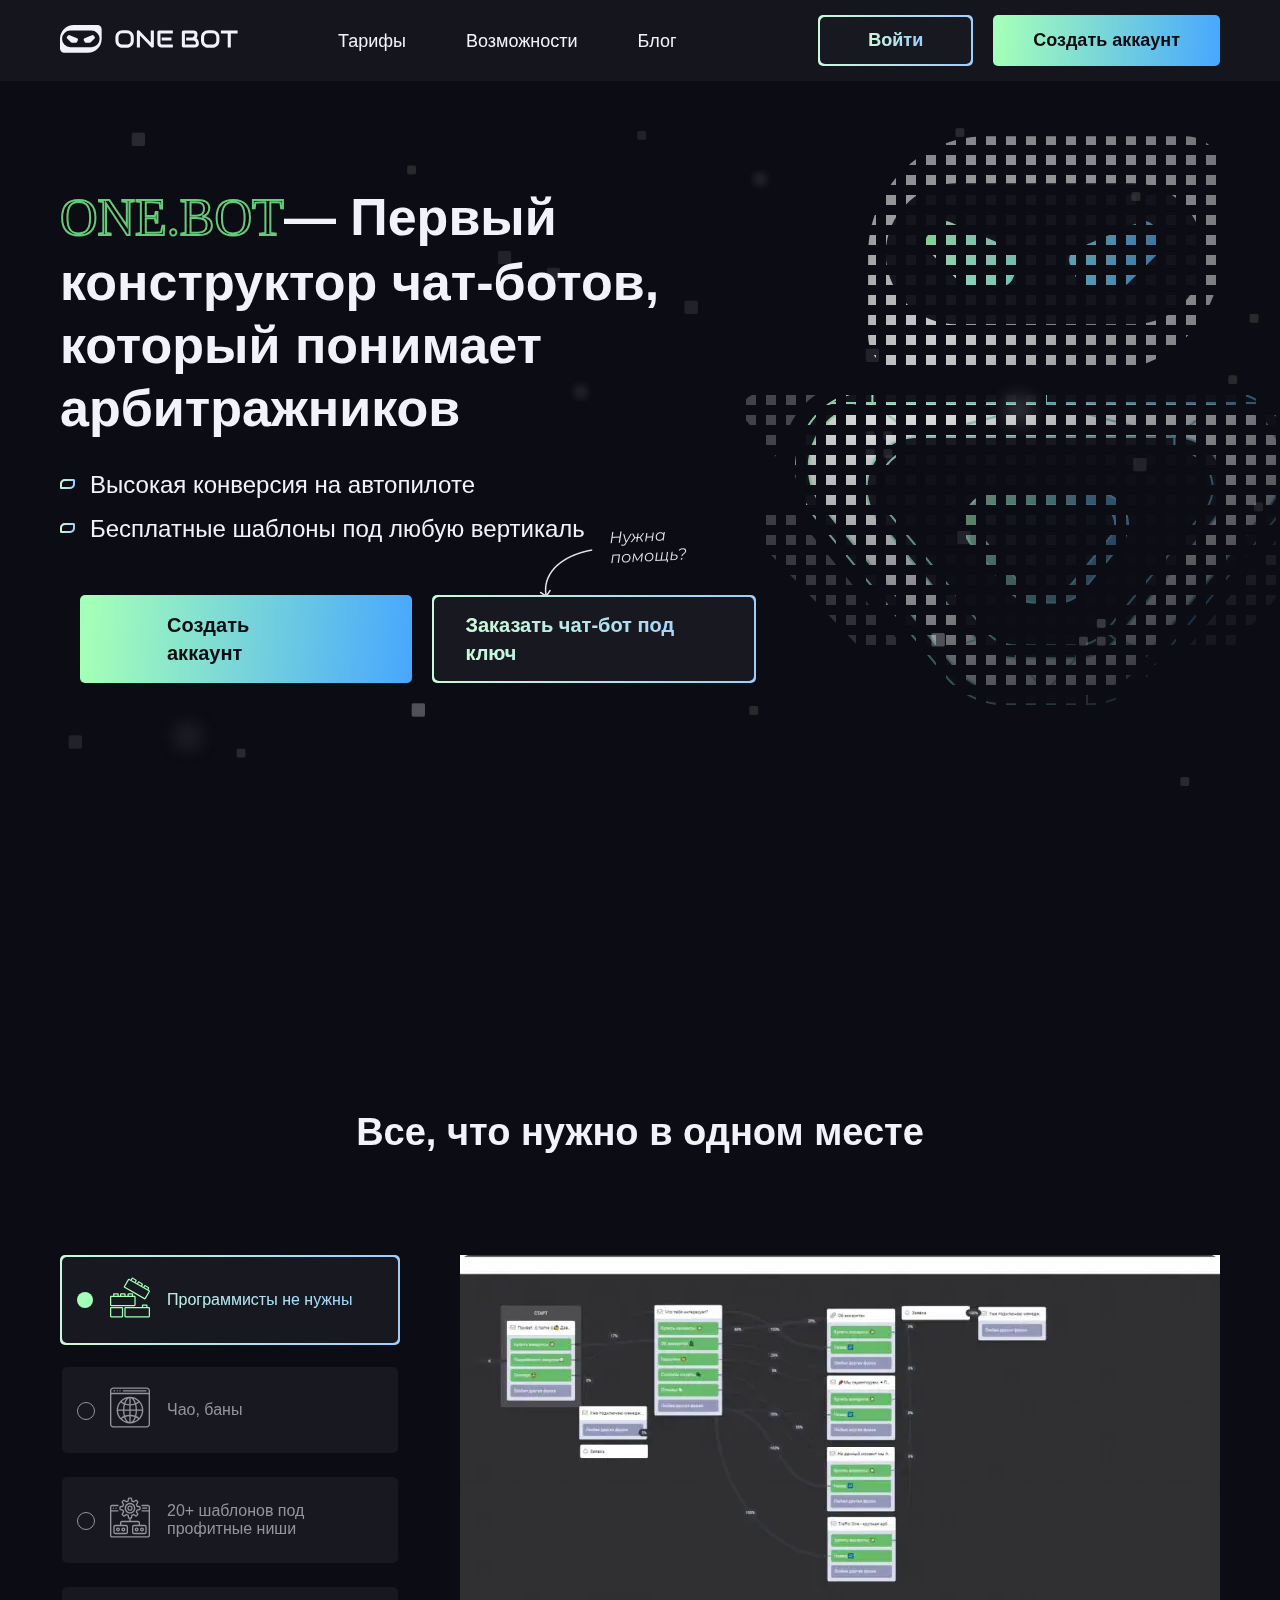
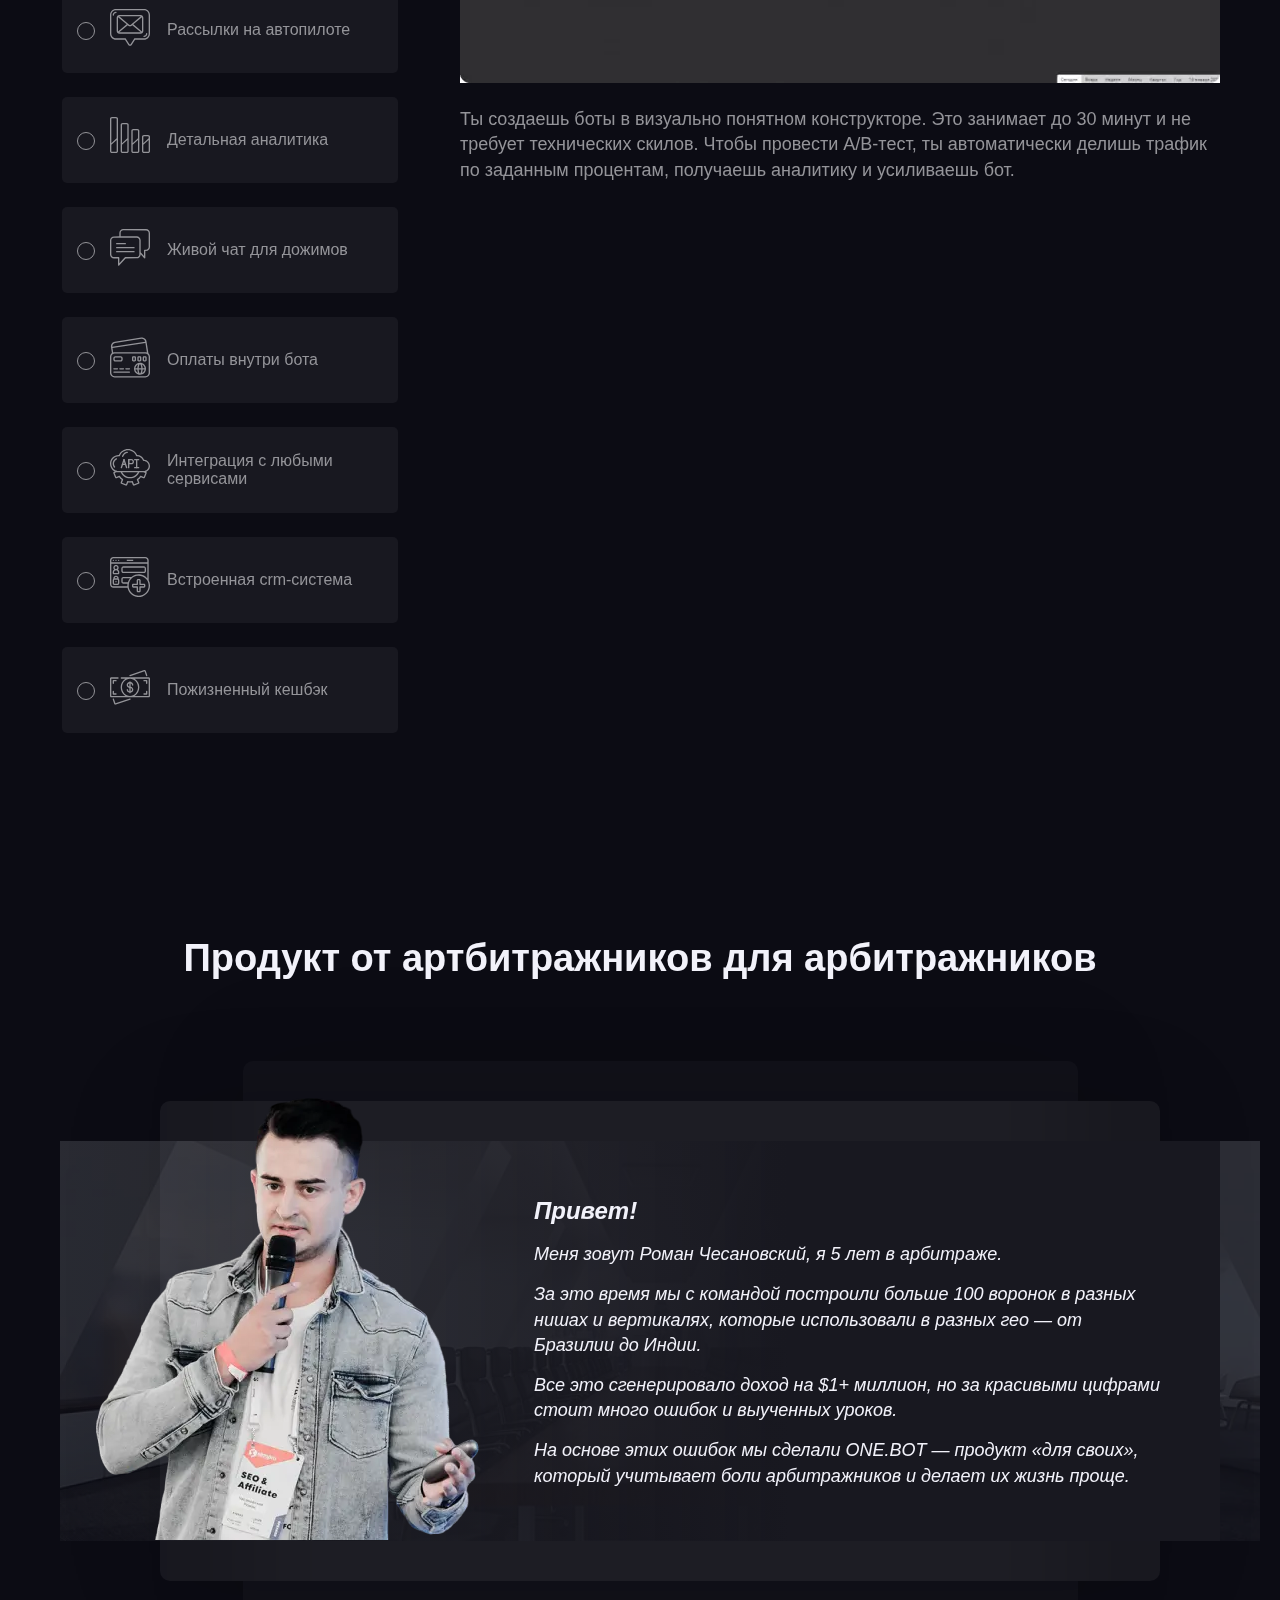
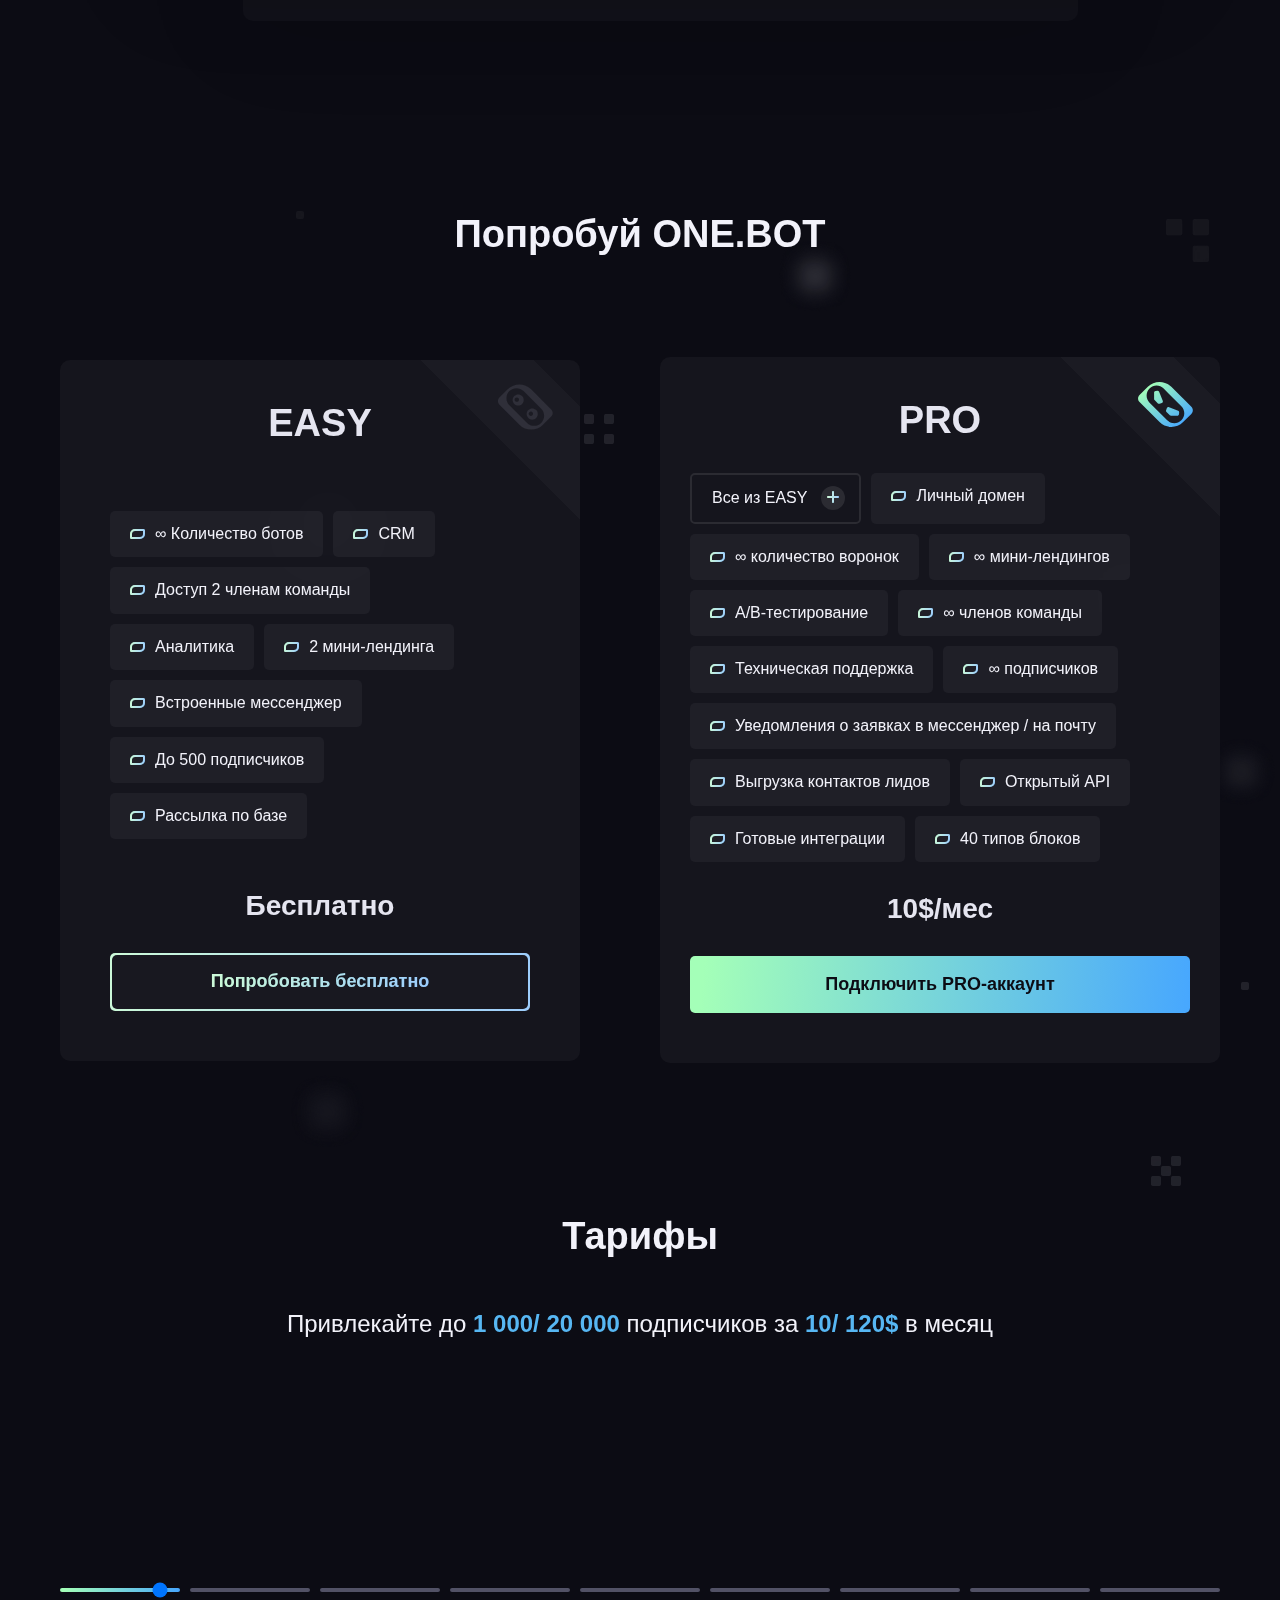
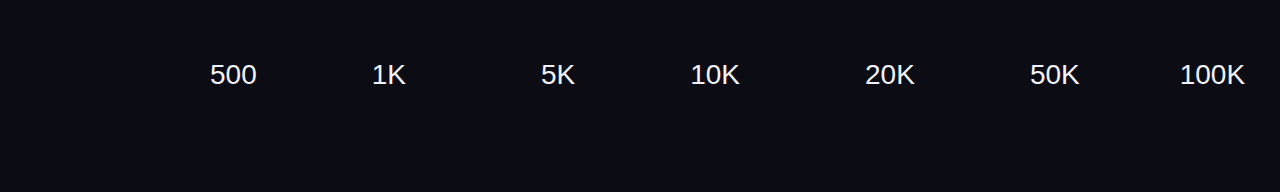
<file: index.html>
<!DOCTYPE html>
<html lang="en">
  <head>
    <meta charset="UTF-8">
    <meta http-equiv="X-UA-Compatible" content="IE=edge">
    <meta name="viewport" content="width=device-width,initial-scale=1">
    <link rel="stylesheet" href="css/main.min.css">
    <link rel="preconnect" href="https://fonts.googleapis.com">
    <link rel="shortcut icon" href="img/logo.svg" type="image/x-icon">
    <title>One.Bot</title>
  </head>
  <body>
    <header class="header" id="header">
      <div class="container">
        <div class="header__block">
          <div class="header__l__side">
            <a href="#" class="header__logo">
              <picture>
                <source srcset="img/logo.svg" type="image/webp">
                <img src="img/logo.svg" alt="Logo">
              </picture>
            </a>
            <nav class="header__nav-menu">
              <ul class="header__lists">
                <li class="header__list">
                  <a class="header__list__link" href="#">Тарифы</a>
                </li>
                <li class="header__list">
                  <a class="header__list__link" href="#">Возможности</a>
                </li>
                <li class="header__list">
                  <a class="header__list__link" href="#">Блог</a>
                </li>
              </ul>
            </nav>
          </div>
          <div class="header__r__side">
            <div class="header__r__links">
              <div class="header__hamburger">
                <button class="header_hamburger-menu" onclick="this.classList.toggle('opened');this.setAttribute('aria-expanded', this.classList.contains('opened'))" aria-label="Main Menu">
                  <svg width="50" height="50" viewBox="0 0 100 100">
                    <path class="line line1" d="M 20,29.000046 H 80.000231 C 80.000231,29.000046 94.498839,28.817352 94.532987,66.711331 94.543142,77.980673 90.966081,81.670246 85.259173,81.668997 79.552261,81.667751 75.000211,74.999942 75.000211,74.999942 L 25.000021,25.000058" />
                    <path class="line line2" d="M 20,50 H 80" />
                    <path class="line line3" d="M 20,70.999954 H 80.000231 C 80.000231,70.999954 94.498839,71.182648 94.532987,33.288669 94.543142,22.019327 90.966081,18.329754 85.259173,18.331003 79.552261,18.332249 75.000211,25.000058 75.000211,25.000058 L 25.000021,74.999942" />
                  </svg>
                </button>
              </div>
              <a href="#" class="header__sign__in mainbtn">
                <span>Войти</span>
              </a>
              <a href="#" class="header__sign__up secbtn">Создать аккаунт</a>
            </div>
          </div>
        </div>
      </div>
    </header>
    <section class="hero" id="hero">
      <picture>
        <source srcset="img/hero_bg.webp" type="image/webp">
        <img src="img/hero_bg.png" alt="" class="hero__bg">
      </picture>
      <div class="container">
        <div class="hero__block">
          <div class="hero__L__side">
            <picture>
              <source srcset="img/hero__bg__robot.webp" type="image/webp">
              <img class="hero__robot" src="img/hero__bg__robot.png">
            </picture>
            <h2 class="hero__L--title">
              <span>ONE.BOT</span>— Первый конструктор чат-ботов, который понимает арбитражников
            </h2>
            <ul class="hero__L__lists">
              <li class="hero__L--list">
                <picture>
                  <source srcset="img/hero__list_dec.svg" type="image/webp">
                  <img src="img/hero__list_dec.svg">
                </picture>Высокая конверсия на автопилоте
              </li>
              <li class="hero__L--list">
                <picture>
                  <source srcset="img/hero__list_dec.svg" type="image/webp">
                  <img src="img/hero__list_dec.svg">
                </picture>Бесплатные шаблоны под любую вертикаль
              </li>
            </ul>
            <div class="hero__L_Buttons">
              <picture>
                <source srcset="img/hero__L__helpBg.webp" type="image/webp">
                <img class="hero__helpbg" src="img/hero__L__helpBg.png">
              </picture>
              <a href="#" class="hero__L__sign__up secbtn">Создать аккаунт</a>
              <a href="#" class="hero__L__order mainbtn">
                <span>Заказать чат-бот под ключ</span>
              </a>
            </div>
          </div>
        </div>
        <ul class="hero__cubes">
          <li></li>
          <li></li>
          <li></li>
          <li></li>
          <li></li>
          <li></li>
          <li></li>
          <li></li>
          <li></li>
          <li></li>
          <li></li>
          <li></li>
          <li></li>
          <li></li>
          <li></li>
          <li></li>
          <li></li>
          <li></li>
          <li></li>
          <li></li>
        </ul>
      </div>
    </section>
    <section class="hero__social__blocks">
      <div class="hero__social__block primary" id="social__block">
        <a href="#" class="hero__soc__item">VIBER <span>Боты</span>
        </a>
        <a href="#" class="hero__soc__item">Telegram <span>Боты</span>
        </a>
        <a href="#" class="hero__soc__item">Facebook <span>Боты</span>
        </a>
        <a href="#" class="hero__soc__item">Whatsapp <span>Боты</span>
        </a>
      </div>
      <div class="hero__social__block secondary" id="social__block">
        <a href="#" class="hero__soc__item">VIBER <span>Боты</span>
        </a>
        <a href="#" class="hero__soc__item">Telegram <span>Боты</span>
        </a>
        <a href="#" class="hero__soc__item">Facebook <span>Боты</span>
        </a>
        <a href="#" class="hero__soc__item">Whatsapp <span>Боты</span>
        </a>
      </div>
    </section>
    <section class="allneeds">
      <div class="container">
        <div class="allneeds__block">
          <h2 class="allneeds__title mainTitle">Все, что нужно в одном месте</h2>
          <div class="allneeds__side">
            <div class="allneeds__l__side">
              <a href="" class="allneeds__l__side--item item__01 visible">
                <svg width="40" height="45" viewBox="0 0 40 40" fill="none" xmlns="http://www.w3.org/2000/svg">
                  <path d="M38.8067 29.375H15.568C14.91 29.375 14.3749 29.9119 14.3749 30.5719V38.803C14.3749 39.4629 14.9102 39.9999 15.568 39.9999H38.8067C39.4645 39.9999 39.9998 39.463 39.9998 38.803V30.5719C39.9998 29.9121 39.4645 29.375 38.8067 29.375ZM15.625 38.75V30.6251H38.7498V38.75H15.625Z" fill="#A4FFB8" />
                  <path d="M24.4318 18.1252H1.19319C0.535211 18.1252 0 18.6622 0 19.3222V27.5533C0 28.2131 0.535303 28.7501 1.1931 28.7501H24.4318C25.0896 28.7501 25.6249 28.2133 25.6247 27.5533V19.3222C25.6248 18.6622 25.0897 18.1252 24.4318 18.1252ZM1.25023 27.5002V19.3752H24.375V27.5002H1.25023Z" fill="#A4FFB8" />
                  <path d="M11.9468 29.375H1.17845C0.528798 29.375 0.000178812 29.9119 0.000178812 30.5719V38.803C0.000178812 39.4629 0.528798 39.9999 1.17845 39.9999H11.9468C12.5964 39.9999 13.125 39.463 13.125 38.803V30.5719C13.125 29.9121 12.5965 29.375 11.9468 29.375ZM11.8751 38.75H1.25023V30.6251H11.8751V38.75Z" fill="#A4FFB8" />
                  <path d="M14.6851 15.6253H10.9402C10.4219 15.6253 10.0002 16.0726 10.0002 16.6224V18.7502H11.2501V16.8752H14.3751V18.7502H15.625V16.6224C15.625 16.0726 15.2034 15.6253 14.6851 15.6253Z" fill="#A4FFB8" />
                  <path d="M7.81028 15.6253H4.06535C3.5469 15.6253 3.12521 16.0726 3.12521 16.6224V18.7502H4.37516V16.8752H7.5001V18.7502H8.75024V16.6224C8.75024 16.0726 8.32855 15.6253 7.81028 15.6253Z" fill="#A4FFB8" />
                  <path d="M22.1851 15.6253H18.44C17.9217 15.6253 17.5 16.0726 17.5 16.6224V18.7502H18.75V16.8752H21.8749V18.7502H23.125V16.6224C23.1251 16.0726 22.7034 15.6253 22.1851 15.6253Z" fill="#A4FFB8" />
                  <path d="M39.9593 13.4759C39.8773 13.1697 39.6805 12.9143 39.4052 12.757L19.557 1.40747C18.9925 1.08383 18.2678 1.27728 17.9411 1.83794L13.9112 8.75193C13.7515 9.02393 13.7084 9.34207 13.7898 9.64767C13.8716 9.95483 14.0688 10.211 14.3448 10.3686L34.1944 21.7196C34.379 21.8251 34.5811 21.875 34.7806 21.875C35.1901 21.8749 35.5896 21.6641 35.8087 21.2878L39.8396 14.3727C39.9987 14.0999 40.0412 13.7813 39.9593 13.4759ZM34.7607 20.6037L15.0274 9.31909L18.9889 2.52248L38.7227 13.8065L34.7607 20.6037Z" fill="#A4FFB8" />
                  <path d="M32.5875 5.8816L29.2305 3.87899C29.015 3.75091 28.761 3.71676 28.5154 3.78305C28.2589 3.85208 28.0357 4.02804 27.9036 4.26552L26.875 6.10754L27.9662 6.71691L28.8612 5.1143L31.7076 6.81222L30.7946 8.4455L31.8857 9.05533L32.9157 7.21257C33.1761 6.74374 33.0297 6.14719 32.5875 5.8816Z" fill="#A4FFB8" />
                  <path d="M26.3376 2.13201L22.9819 0.129686C22.7663 0.00142183 22.5128 -0.0332763 22.2675 0.032641C22.011 0.101396 21.7875 0.277359 21.6542 0.515576L20.6251 2.35668L21.7162 2.96651L22.6117 1.36454L25.4571 3.06245L24.5445 4.69555L25.6356 5.3052L26.6653 3.4629C26.9276 2.99242 26.7802 2.39522 26.3376 2.13201Z" fill="#A4FFB8" />
                  <path d="M38.8368 9.63173L35.4804 7.62912C35.2653 7.50113 35.0115 7.46708 34.7658 7.53299C34.5093 7.60202 34.286 7.77799 34.1535 8.01566L33.1249 9.85749L34.2161 10.4669L35.1111 8.86425L37.9568 10.5623L37.0445 12.1956L38.1357 12.8052L39.164 10.9644C39.4273 10.4942 39.2803 9.89622 38.8368 9.63173Z" fill="#A4FFB8" />
                  <path d="M36.5598 26.8751H32.815C32.2965 26.8751 31.8748 27.3224 31.8748 27.8723V30.0001H33.1248V28.1251H36.2497V30.0001H37.4999V27.8723C37.5 27.3224 37.0781 26.8751 36.5598 26.8751Z" fill="#A4FFB8" />
                </svg>
                <p class="allneeds__l__side--item--text">
                  <span class="allneeds__item__text--span">Программисты не нужны</span>
                </p>
              </a>
              <a href="" class="allneeds__l__side--item item__02">
                <svg width="40" height="45" viewBox="0 0 40 40" fill="none" xmlns="http://www.w3.org/2000/svg">
                  <path d="M36.6666 0H3.33335C1.49328 0.0021875 0.0021875 1.49328 0 3.33335V36.6666C0.0021875 38.5066 1.49328 39.9977 3.33335 39.9999H36.6666C38.5066 39.9977 39.9977 38.5066 40 36.6666V3.33335C39.9977 1.49328 38.5066 0.0021875 36.6666 0ZM38.6666 36.6666C38.6666 37.7711 37.7712 38.6666 36.6666 38.6666H3.33335C2.22882 38.6666 1.33336 37.7712 1.33336 36.6666V6.66663H38.6666L38.6666 36.6666ZM38.6666 5.33335H1.33336V3.33335C1.33336 2.22882 2.22882 1.33336 3.33335 1.33336H36.6666C37.7712 1.33336 38.6666 2.22882 38.6666 3.33335L38.6666 5.33335Z" fill="black" />
                  <path d="M4.66663 2.66662H3.99999C3.63179 2.66662 3.33335 2.96506 3.33335 3.33326C3.33335 3.70146 3.63179 3.99998 3.99999 3.99998H4.66663C5.03483 3.99998 5.33327 3.70154 5.33327 3.33334C5.33327 2.96514 5.03483 2.66662 4.66663 2.66662Z" fill="black" />
                  <path d="M7.58663 2.72C7.42569 2.64664 7.24085 2.64664 7.07999 2.72C6.99921 2.75383 6.92483 2.80117 6.85999 2.86C6.60218 3.12289 6.60218 3.54375 6.85999 3.80664C6.92483 3.86547 6.99921 3.91281 7.07999 3.94664C7.24139 4.01773 7.42522 4.01773 7.58663 3.94664C7.66741 3.91281 7.74178 3.86547 7.80663 3.80664C8.06444 3.54375 8.06444 3.12289 7.80663 2.86C7.74178 2.80117 7.66741 2.75383 7.58663 2.72Z" fill="black" />
                  <path d="M10.2556 2.71374C10.0054 2.60992 9.71732 2.66765 9.52662 2.85999C9.46779 2.92484 9.42045 2.99921 9.38662 3.07999C9.31545 3.2414 9.31545 3.42523 9.38662 3.58663C9.42045 3.66741 9.46779 3.74179 9.52662 3.80663C9.78951 4.06444 10.2104 4.06444 10.4733 3.80663C10.5321 3.74179 10.5794 3.66741 10.6133 3.58663C10.6506 3.50749 10.6689 3.42077 10.6666 3.33327C10.6683 3.06249 10.5058 2.81757 10.2556 2.71374Z" fill="black" />
                  <path d="M35.9999 2.66662H13.3333C12.9651 2.66662 12.6667 2.96506 12.6667 3.33326C12.6667 3.70146 12.9651 3.9999 13.3333 3.9999H35.9999C36.3681 3.9999 36.6666 3.70146 36.6666 3.33326C36.6666 2.96506 36.3681 2.66662 35.9999 2.66662Z" fill="black" />
                  <path d="M10.2353 31.7466C10.2656 31.7745 10.2987 31.7993 10.334 31.8206C12.8434 34.4885 16.3439 36.001 20.0066 35.9998C23.6693 35.9987 27.1688 34.4841 29.6766 31.8145C29.7097 31.7952 29.741 31.7729 29.7699 31.7479C29.7918 31.7172 29.811 31.6846 29.8273 31.6506C34.5056 26.5758 34.5056 18.76 29.8273 13.6853L29.8246 13.684C29.8084 13.6499 29.7892 13.6173 29.7673 13.5866C29.7369 13.5583 29.7036 13.5333 29.668 13.5119C27.1596 10.8461 23.6618 9.33458 20.0014 9.33458C16.341 9.33458 12.8431 10.8461 10.3347 13.5119C10.2991 13.5332 10.2658 13.5583 10.2355 13.5866C10.2136 13.6173 10.1944 13.6499 10.1781 13.684C5.49984 18.7587 5.49984 26.5745 10.1781 31.6492C10.1943 31.6833 10.2134 31.7159 10.2353 31.7466ZM23.6366 34.0979C24.6614 32.8603 25.4327 31.4332 25.9066 29.8979V29.8959C26.7441 30.2882 27.5342 30.7744 28.2619 31.3452C26.9485 32.6012 25.3669 33.5424 23.6366 34.0979ZM29.182 30.3766C28.2948 29.6649 27.3213 29.0679 26.2846 28.5999C26.7134 26.876 26.9475 25.1094 26.9826 23.3333H31.966C31.8274 25.921 30.8501 28.3934 29.182 30.3766ZM31.966 22H26.9826C26.9475 20.2239 26.7133 18.4572 26.2846 16.7333C27.3212 16.2657 28.2947 15.6693 29.182 14.958C30.8499 16.9408 31.8271 19.4126 31.966 22ZM28.262 13.986C27.5343 14.5568 26.7442 15.043 25.9067 15.4353C25.433 13.8993 24.6617 12.4715 23.6367 11.2333C25.3669 11.7888 26.9485 12.73 28.262 13.986ZM20.6666 10.76C22.3006 11.1879 23.7459 13.1526 24.6566 15.9339C23.37 16.3775 22.0262 16.6332 20.6666 16.6932V10.76ZM20.6666 18.0273C22.15 17.9718 23.6176 17.7024 25.0239 17.2273C25.4021 18.7913 25.612 20.3913 25.65 22H20.6666V18.0273ZM20.6666 23.3333H25.65C25.6119 24.9415 25.4021 26.541 25.0239 28.1046C23.6175 27.63 22.15 27.361 20.6666 27.306V23.3333ZM20.6666 28.6399C22.0262 28.7002 23.37 28.9561 24.6566 29.3999C23.7459 32.1813 22.3006 34.1459 20.6666 34.5739V28.6399ZM11.7379 31.3433C12.4658 30.7739 13.256 30.289 14.0933 29.898V29.896C14.5672 31.4313 15.3385 32.8584 16.3633 34.0959C14.633 33.5405 13.0515 32.5992 11.7379 31.3433ZM19.3333 34.5733C17.6993 34.1453 16.254 32.1806 15.3433 29.3993C16.6299 28.9557 17.9737 28.7 19.3333 28.64V34.5733ZM19.3333 27.306C17.85 27.3615 16.3824 27.6309 14.976 28.106C14.5978 26.5419 14.3879 24.942 14.35 23.3333H19.3333V27.306ZM19.3333 22H14.35C14.388 20.3918 14.5979 18.7922 14.976 17.2286C16.3824 17.7032 17.85 17.9722 19.3333 18.0273V22ZM19.3333 10.7593V16.6932C17.9737 16.633 16.6299 16.3771 15.3433 15.9332C16.254 13.152 17.6993 11.1873 19.3333 10.7593ZM16.3633 11.2313C15.3381 12.47 14.5668 13.8986 14.0933 15.4353V15.4332C13.2558 15.0409 12.4657 14.5547 11.738 13.9839C13.0515 12.728 14.633 11.7868 16.3633 11.2313ZM10.818 14.9566C11.7051 15.6683 12.6787 16.2653 13.7153 16.7332C13.2865 18.4572 13.0524 20.2238 13.0173 21.9999H8.03397C8.17256 19.4121 9.14983 16.9398 10.818 14.9566ZM13.0173 23.3333C13.0525 25.1094 13.2866 26.876 13.7153 28.5999C12.6787 29.0675 11.7052 29.664 10.818 30.3752C9.15006 28.3924 8.17288 25.9206 8.03397 23.3332H13.0173V23.3333Z" fill="black" />
                </svg>
                <p class="allneeds__l__side--item--text">
                  <span class="allneeds__item__text--span">Чао, баны</span>
                </p>
              </a>
              <a href="" class="allneeds__l__side--item item__03">
                <svg width="40" height="45" viewBox="0 0 40 40" fill="none" xmlns="http://www.w3.org/2000/svg">
                  <path d="M37.9992 7.333H31.9995C31.6313 7.333 31.3328 7.63146 31.3328 7.99963C31.3328 8.36781 31.6313 8.66627 31.9995 8.66627H37.9992C38.3981 8.70935 38.6921 9.05922 38.6658 9.45957V12.6661H31.9995C31.6313 12.6661 31.3328 12.9646 31.3328 13.3327C31.3328 13.7009 31.6313 13.9994 31.9995 13.9994H38.6658V37.8716C38.6975 38.2737 38.4007 38.6268 37.9992 38.6649H2.00083C1.60194 38.6218 1.30794 38.2719 1.33419 37.8716V13.9994H8.00055C8.36872 13.9994 8.66719 13.7009 8.66719 13.3327C8.66719 12.9646 8.36872 12.6661 8.00055 12.6661H1.33419V9.45957C1.30794 9.05922 1.60194 8.70935 2.00083 8.66627H8.00055C8.36872 8.66627 8.66719 8.36781 8.66719 7.99963C8.66719 7.63146 8.36872 7.333 8.00055 7.333H2.00083C0.861911 7.36926 -0.0327397 8.32057 0.00091944 9.45957V37.8716C-0.0327397 39.0106 0.861911 39.9619 2.00083 39.9982H37.9992C39.1381 39.9619 40.0327 39.0106 39.9991 37.8716V9.45957C40.0327 8.32057 39.1381 7.36926 37.9992 7.333Z" fill="black" />
                  <path d="M3.33409 11.3328C3.70227 11.3328 4.00073 11.0343 4.00073 10.6662C4.00073 10.298 3.70227 9.99954 3.33409 9.99954C2.96592 9.99954 2.66746 10.298 2.66746 10.6662C2.66746 11.0343 2.96592 11.3328 3.33409 11.3328Z" fill="black" />
                  <path d="M6.00063 11.3328C6.36881 11.3328 6.66727 11.0343 6.66727 10.6662C6.66727 10.298 6.36881 9.99954 6.00063 9.99954C5.63246 9.99954 5.334 10.298 5.334 10.6662C5.334 11.0343 5.63246 11.3328 6.00063 11.3328Z" fill="black" />
                  <path d="M36.6659 11.3328C37.0341 11.3328 37.3325 11.0343 37.3325 10.6662C37.3325 10.298 37.0341 9.99954 36.6659 9.99954H32.6661C32.2979 9.99954 31.9995 10.298 31.9995 10.6662C31.9995 11.0343 32.2979 11.3328 32.6661 11.3328H36.6659Z" fill="black" />
                  <path d="M25.3331 10.6662C25.3331 7.72079 22.9454 5.33308 20 5.33308C17.0546 5.33308 14.6669 7.72079 14.6669 10.6662C14.6669 13.6116 17.0546 15.9993 20 15.9993C22.944 15.996 25.3298 13.6102 25.3331 10.6662ZM16.0002 10.6662C16.0002 8.45713 17.791 6.66636 20 6.66636C22.209 6.66636 23.9998 8.45713 23.9998 10.6662C23.9998 12.8752 22.209 14.666 20 14.666C17.7919 14.6638 16.0024 12.8743 16.0002 10.6662Z" fill="black" />
                  <path d="M22.6665 10.6662C22.6665 9.19348 21.4727 7.99962 20 7.99962C18.5273 7.99962 17.3335 9.19348 17.3335 10.6662C17.3335 12.1389 18.5273 13.3327 20 13.3327C21.4727 13.3327 22.6665 12.1389 22.6665 10.6662ZM18.6667 10.6662C18.6667 9.92982 19.2637 9.3329 20 9.3329C20.7363 9.3329 21.3333 9.92982 21.3333 10.6662C21.3333 11.4025 20.7363 11.9994 20 11.9994C19.2637 11.9994 18.6667 11.4025 18.6667 10.6662Z" fill="black" />
                  <path d="M12.0004 23.3323C10.8959 23.3323 10.0005 24.2277 10.0005 25.3322V27.3321H5.33401C4.22949 27.3321 3.3341 28.2275 3.3341 29.332V34.6651C3.3341 35.7696 4.22949 36.665 5.33401 36.665H16.0002C17.1047 36.665 18.0001 35.7696 18.0001 34.6651V29.332C18.0001 28.2275 17.1047 27.3321 16.0002 27.3321H11.3337V25.3322C11.3337 24.964 11.6322 24.6655 12.0004 24.6655H27.9996C28.3678 24.6655 28.6663 24.964 28.6663 25.3322V27.3321H23.9998C22.8953 27.3321 21.9999 28.2275 21.9999 29.332V34.6651C21.9999 35.7696 22.8953 36.665 23.9998 36.665H34.666C35.7705 36.665 36.6659 35.7696 36.6659 34.6651V29.332C36.6659 28.2275 35.7705 27.3321 34.666 27.3321H29.9995V25.3322C29.9995 24.2277 29.1042 23.3323 27.9996 23.3323H20.6666V21.3324H20.7866C21.4216 21.3309 21.968 20.8833 22.0946 20.2611L22.4946 18.2612C22.877 18.1364 23.2494 17.9826 23.6085 17.8012L25.3038 18.9345C25.8326 19.2871 26.5369 19.2174 26.9863 18.7678L28.099 17.6552C28.5469 17.2053 28.6166 16.5023 28.2656 15.9733L27.1323 14.2773C27.3133 13.9183 27.467 13.5461 27.5923 13.1641L29.5922 12.7641C30.2177 12.6401 30.6678 12.0905 30.6662 11.4528V9.87955C30.6662 9.2442 30.2179 8.69712 29.5949 8.57227L27.595 8.17229C27.4697 7.79023 27.3159 7.41809 27.135 7.05901L28.2683 5.36242C28.6184 4.83327 28.5485 4.13092 28.101 3.68116L26.9857 2.56788C26.5353 2.12031 25.8325 2.0507 25.3031 2.40122L23.6078 3.53317C23.2488 3.35173 22.8764 3.19796 22.4939 3.07319L22.0939 1.07328C21.9682 0.450521 21.4219 0.00200864 20.7866 0H19.2134C18.5784 0.00149856 18.032 0.449071 17.9054 1.07128L17.5055 3.07119C17.123 3.19596 16.7506 3.34973 16.3915 3.53117L14.6969 2.39989C14.1676 2.0491 13.4646 2.11873 13.0143 2.56655L11.9017 3.6805C11.4537 4.1304 11.3841 4.83335 11.735 5.36242L12.8683 7.05834C12.6874 7.41742 12.5336 7.78956 12.4084 8.17163L10.4084 8.57161C9.78391 8.69511 9.33383 9.24292 9.33383 9.87955V11.4528C9.33383 12.0882 9.78215 12.6352 10.4051 12.7601L12.405 13.1601C12.5303 13.5421 12.6841 13.9143 12.865 14.2733L11.7317 15.9699C11.3816 16.4991 11.4515 17.2014 11.899 17.6512L13.011 18.7631C13.4611 19.2118 14.1647 19.2817 14.6942 18.9305L16.3895 17.7972C16.7486 17.9786 17.121 18.1324 17.5035 18.2572L17.9034 20.2571C18.0285 20.8816 18.5764 21.3314 19.2134 21.3324H19.3334V23.3323H12.0004ZM16.6668 29.332V34.6651C16.6668 35.0332 16.3684 35.3317 16.0002 35.3317H5.33401C4.96584 35.3317 4.66737 35.0332 4.66737 34.6651V29.332C4.66737 28.9638 4.96584 28.6654 5.33401 28.6654H16.0002C16.3684 28.6654 16.6668 28.9638 16.6668 29.332ZM35.3326 29.332V34.6651C35.3326 35.0332 35.0342 35.3317 34.666 35.3317H23.9998C23.6316 35.3317 23.3332 35.0332 23.3332 34.6651V29.332C23.3332 28.9638 23.6316 28.6654 23.9998 28.6654H34.666C35.0342 28.6654 35.3326 28.9638 35.3326 29.332ZM19.2127 19.9991L18.7334 17.6059C18.6838 17.3579 18.4982 17.1594 18.2541 17.0932C17.7057 16.9456 17.1787 16.7278 16.6862 16.4452C16.4668 16.3196 16.1952 16.3289 15.9849 16.4692L13.9556 17.8218L12.843 16.7092L14.2003 14.68C14.3407 14.4694 14.3497 14.1975 14.2236 13.978C13.9415 13.4855 13.7237 12.9588 13.5756 12.4108C13.5096 12.1669 13.3114 11.9813 13.0637 11.9315L10.6671 11.4528V9.87955L13.0603 9.4009C13.308 9.35107 13.5063 9.16547 13.5723 8.92159C13.7204 8.3736 13.9381 7.84688 14.2203 7.35433C14.3474 7.13551 14.3396 6.86359 14.2003 6.65236L12.8443 4.62312L13.9576 3.51051L15.9862 4.86644C16.1965 5.00678 16.4681 5.01608 16.6875 4.89044C17.1801 4.60786 17.7071 4.39006 18.2554 4.24247C18.4999 4.17536 18.6851 3.97538 18.7334 3.7265L19.2134 1.33327H20.7873L21.2666 3.7265C21.3162 3.97445 21.5019 4.173 21.7459 4.23914C22.2943 4.38673 22.8213 4.60452 23.3139 4.88711C23.5323 5.01319 23.8032 5.00519 24.0138 4.86644L26.0431 3.51384L27.1557 4.62645L25.8031 6.65236C25.6627 6.86295 25.6536 7.13488 25.7797 7.35433C26.0619 7.84688 26.2796 8.3736 26.4277 8.92159C26.4937 9.16547 26.692 9.35107 26.9397 9.4009L29.3329 9.87955V11.4528L26.9397 11.9315C26.692 11.9813 26.4937 12.1669 26.4277 12.4108C26.2796 12.9588 26.0619 13.4855 25.7797 13.978C25.6536 14.1975 25.6627 14.4694 25.8031 14.68L27.1557 16.7092L26.0424 17.8218L24.0138 16.4692C23.8035 16.3289 23.5319 16.3196 23.3125 16.4452C22.82 16.7278 22.2929 16.9456 21.7446 17.0932C21.5005 17.1594 21.3149 17.3579 21.2653 17.6059L20.7866 19.9991H19.2127Z" fill="black" />
                  <path d="M8.00055 29.9986C6.89603 29.9986 6.00064 30.894 6.00064 31.9985C6.00064 33.103 6.89603 33.9984 8.00055 33.9984C9.10507 33.9984 10.0005 33.103 10.0005 31.9985C10.0005 30.894 9.10507 29.9986 8.00055 29.9986ZM8.00055 32.6652C7.63238 32.6652 7.33392 32.3667 7.33392 31.9985C7.33392 31.6304 7.63238 31.3319 8.00055 31.3319C8.36872 31.3319 8.66719 31.6304 8.66719 31.9985C8.66719 32.3667 8.36872 32.6652 8.00055 32.6652Z" fill="black" />
                  <path d="M13.3336 33.9984C14.4382 33.9984 15.3335 33.103 15.3335 31.9985C15.3335 30.894 14.4382 29.9986 13.3336 29.9986C12.2291 29.9986 11.3337 30.894 11.3337 31.9985C11.3337 33.103 12.2291 33.9984 13.3336 33.9984ZM13.3336 31.3319C13.7018 31.3319 14.0003 31.6304 14.0003 31.9985C14.0003 32.3667 13.7018 32.6652 13.3336 32.6652C12.9655 32.6652 12.667 32.3667 12.667 31.9985C12.667 31.6304 12.9655 31.3319 13.3336 31.3319Z" fill="black" />
                  <path d="M26.6664 29.9986C25.5618 29.9986 24.6665 30.894 24.6665 31.9985C24.6665 33.103 25.5618 33.9984 26.6664 33.9984C27.7709 33.9984 28.6663 33.103 28.6663 31.9985C28.6663 30.894 27.7709 29.9986 26.6664 29.9986ZM26.6664 32.6652C26.2982 32.6652 25.9997 32.3667 25.9997 31.9985C25.9997 31.6304 26.2982 31.3319 26.6664 31.3319C27.0345 31.3319 27.333 31.6304 27.333 31.9985C27.333 32.3667 27.0345 32.6652 26.6664 32.6652Z" fill="black" />
                  <path d="M31.9994 33.9984C33.104 33.9984 33.9994 33.103 33.9994 31.9985C33.9994 30.894 33.104 29.9986 31.9994 29.9986C30.8949 29.9986 29.9995 30.894 29.9995 31.9985C29.9995 33.103 30.8949 33.9984 31.9994 33.9984ZM31.9994 31.3319C32.3676 31.3319 32.6661 31.6304 32.6661 31.9985C32.6661 32.3667 32.3676 32.6652 31.9994 32.6652C31.6313 32.6652 31.3328 32.3667 31.3328 31.9985C31.3328 31.6304 31.6313 31.3319 31.9994 31.3319Z" fill="black" />
                </svg>
                <p class="allneeds__l__side--item--text">
                  <span class="allneeds__item__text--span">20+ шаблонов под профитные ниши</span>
                </p>
              </a>
              <a href="" class="allneeds__l__side--item item__04">
                <svg width="40" height="45" viewBox="0 0 40 37" fill="none" xmlns="http://www.w3.org/2000/svg">
                  <path d="M34 0H6C2.68781 0.00367409 0.00367409 2.68781 0 6V24.6667C0.00367409 27.9789 2.68781 30.663 6 30.6667H14.9673L18.312 35.9273C18.6813 36.502 19.3176 36.8494 20.0007 36.8494C20.6838 36.8494 21.32 36.502 21.6893 35.9273L25.0327 30.6667H34C37.3122 30.663 39.9963 27.9789 40 24.6667V6C39.9963 2.68781 37.3122 0.00367409 34 0ZM38.6667 24.6667C38.6637 27.2428 36.5761 29.3304 34 29.3333H24.6667C24.4387 29.3332 24.2264 29.4497 24.104 29.642L20.566 35.2067C20.4363 35.3912 20.2249 35.501 19.9993 35.501C19.7738 35.501 19.5624 35.3912 19.4327 35.2067L15.8933 29.64C15.7709 29.4492 15.56 29.3337 15.3333 29.3333H6C3.42389 29.3304 1.33627 27.2428 1.33333 24.6667V6C1.33627 3.42389 3.42389 1.33627 6 1.33333H34C36.5761 1.33627 38.6637 3.42389 38.6667 6V24.6667Z" fill="black" />
                  <path fill-rule="evenodd" clip-rule="evenodd" d="M6 2.66666C4.15996 2.66887 2.66887 4.15996 2.66666 6C2.66666 6.36819 2.96514 6.66666 3.33333 6.66666C3.70152 6.66666 4 6.36819 4 6C4 4.89543 4.89543 4 6 4C6.36819 4 6.66666 3.70152 6.66666 3.33333C6.66666 2.96514 6.36819 2.66666 6 2.66666Z" fill="black" />
                  <path fill-rule="evenodd" clip-rule="evenodd" d="M36.6667 24C36.2985 24 36 24.2985 36 24.6667C36 25.7713 35.1046 26.6667 34 26.6667C33.6318 26.6667 33.3333 26.9652 33.3333 27.3333C33.3333 27.7015 33.6318 28 34 28C35.84 27.9978 37.3311 26.5067 37.3333 24.6667C37.3333 24.2985 37.0349 24 36.6667 24Z" fill="black" />
                  <path d="M33.3333 8.66665C33.3333 7.19389 32.1394 5.99998 30.6667 5.99998H9.33333C7.86057 5.99998 6.66666 7.19389 6.66666 8.66665V22C6.66666 23.4727 7.86057 24.6667 9.33333 24.6667H30.6667C32.1394 24.6667 33.3333 23.4727 33.3333 22V8.66665ZM32 8.66665V22C31.9994 22.1694 31.9664 22.337 31.9027 22.494L23.3333 15.3333L31.9027 8.17265C31.9664 8.32959 31.9994 8.49728 32 8.66665ZM30.6667 7.33332C30.7145 7.3355 30.7621 7.34039 30.8093 7.34798L20.8133 15.7013C20.3448 16.1003 19.6559 16.1003 19.1873 15.7013L9.19066 7.34798C9.2379 7.34039 9.28553 7.3355 9.33333 7.33332H30.6667ZM8.09733 22.494C8.03363 22.337 8.00059 22.1694 7.99999 22V8.66665C8.00059 8.49728 8.03363 8.32959 8.09733 8.17265L16.6667 15.3333L8.09733 22.494ZM9.33333 23.3333C9.28553 23.3311 9.2379 23.3262 9.19066 23.3187L17.7067 16.2L18.3327 16.7233C19.2932 17.5413 20.7054 17.5413 21.666 16.7233L22.2913 16.2007L30.8093 23.3187C30.7621 23.3262 30.7145 23.3311 30.6667 23.3333H9.33333Z" fill="black" />
                </svg>
                <p class="allneeds__l__side--item--text">
                  <span class="allneeds__item__text--span">Рассылки на автопилоте</span>
                </p>
              </a>
              <a href="" class="allneeds__l__side--item item__05">
                <svg width="40" height="40" viewBox="0 0 40 36" fill="none" xmlns="http://www.w3.org/2000/svg">
                  <path d="M6 0H2C0.895937 0.00105469 0.00117187 0.806344 0 1.8V34.2C0.00117187 35.1937 0.895937 35.9989 2 36H6C7.10406 35.9989 7.99883 35.1937 8 34.2V1.8C7.99883 0.806344 7.10406 0.00105469 6 0ZM6.66664 34.2C6.66617 34.5312 6.36797 34.7996 6 34.8H2C1.63203 34.7996 1.33383 34.5312 1.33336 34.2V27.8485L6.66664 23.0484V34.2ZM6.66664 21.3516L1.33328 26.1516V1.8C1.33375 1.46883 1.63195 1.20045 1.99992 1.20002H5.99992C6.36789 1.20045 6.66609 1.46883 6.66656 1.8L6.66664 21.3516Z" fill="black" />
                  <path d="M16.6666 5.99998H12.6666C11.5626 6.00103 10.6678 6.80632 10.6666 7.79998V34.2C10.6678 35.1937 11.5626 35.9989 12.6666 36H16.6666C17.7707 35.9989 18.6655 35.1937 18.6666 34.2V7.79998C18.6655 6.80632 17.7707 6.0011 16.6666 5.99998ZM17.3334 34.2C17.3329 34.5312 17.0347 34.7996 16.6667 34.8H12.6667C12.2987 34.7996 12.0005 34.5312 12.0001 34.2V27.8485L17.3334 23.0484L17.3334 34.2ZM17.3334 21.3516L12 26.1515V7.79998C12.0005 7.46881 12.2987 7.20042 12.6666 7.2H16.6666C17.0346 7.20042 17.3328 7.46881 17.3333 7.79998V21.3516H17.3334Z" fill="black" />
                  <path d="M27.3333 12H23.3333C22.2293 12.0011 21.3345 12.8064 21.3333 13.8V34.2C21.3345 35.1937 22.2293 35.9989 23.3333 36H27.3333C28.4374 35.9989 29.3322 35.1937 29.3333 34.2V13.8C29.3321 12.8064 28.4374 12.0011 27.3333 12ZM28 34.2C27.9995 34.5312 27.7013 34.7996 27.3333 34.8H23.3333C22.9654 34.7996 22.6672 34.5312 22.6667 34.2V27.8485L28 23.0484V34.2ZM28 21.3516L22.6666 26.1516V13.8C22.6671 13.4689 22.9653 13.2005 23.3333 13.2H27.3333C27.7012 13.2005 27.9994 13.4689 27.9999 13.8V21.3516H28Z" fill="black" />
                  <path d="M38 18H34C32.8959 18.0011 32.0012 18.8063 32 19.8V34.2C32.0012 35.1937 32.8959 35.9989 34 36H38C39.1041 35.9989 39.9988 35.1937 40 34.2V19.8C39.9988 18.8063 39.1041 18.0011 38 18ZM38.6666 34.2C38.6662 34.5312 38.368 34.7996 38 34.8H34C33.632 34.7996 33.3338 34.5312 33.3334 34.2V27.8485L38.6667 23.0484L38.6666 34.2ZM38.6666 21.3516L33.3333 26.1516V19.8C33.3337 19.4688 33.632 19.2004 33.9999 19.2H37.9999C38.3679 19.2004 38.6661 19.4688 38.6666 19.8V21.3516H38.6666Z" fill="black" />
                </svg>
                <p class="allneeds__l__side--item--text">
                  <span class="allneeds__item__text--span">Детальная аналитика</span>
                </p>
              </a>
              <a href="" class="allneeds__l__side--item item__06">
                <svg width="40" height="45" viewBox="0 0 40 37" fill="none" xmlns="http://www.w3.org/2000/svg">
                  <path d="M6.66667 15.3333H15.3333C15.702 15.3333 16 15.0347 16 14.6667C16 14.2987 15.702 14 15.3333 14H6.66667C6.298 14 6 14.2987 6 14.6667C6 15.0347 6.298 15.3333 6.66667 15.3333Z" fill="black" />
                  <path d="M24 18H6.66667C6.298 18 6 18.2987 6 18.6667C6 19.0347 6.298 19.3333 6.66667 19.3333H24C24.3687 19.3333 24.6667 19.0347 24.6667 18.6667C24.6667 18.2987 24.3687 18 24 18Z" fill="black" />
                  <path d="M24 22H6.66667C6.298 22 6 22.2987 6 22.6667C6 23.0347 6.298 23.3333 6.66667 23.3333H24C24.3687 23.3333 24.6667 23.0347 24.6667 22.6667C24.6667 22.2987 24.3687 22 24 22Z" fill="black" />
                  <path d="M36.048 0.0466668L13.2867 0C11.1067 0 9.33333 1.77333 9.33333 3.95333V7.36933L3.95333 7.38067C1.77333 7.38067 0 9.154 0 11.334V25.428C0 27.608 1.77333 29.3807 3.95333 29.3807H8V36.0473C8 36.3227 8.16933 36.57 8.42667 36.6693C8.50467 36.6993 8.586 36.714 8.66667 36.714C8.85067 36.714 9.03133 36.6373 9.16 36.496L15.6293 29.3793L26.7133 29.334C28.8933 29.334 30.6667 27.5607 30.6667 25.3813V25.306L34.1733 29.1633C34.302 29.3047 34.4827 29.3813 34.6667 29.3813C34.7473 29.3813 34.8287 29.3667 34.9067 29.3367C35.164 29.2373 35.3333 28.99 35.3333 28.7147V22.048H36.0467C38.2267 22.048 40 20.2747 40 18.0953V4C40 1.82067 38.2273 0.0473334 36.048 0.0466668ZM29.3333 25.3807C29.3333 26.8253 28.158 28 26.7107 28L15.3307 28.0467C15.144 28.0473 14.9653 28.1267 14.84 28.2647L9.33333 34.3227V28.7133C9.33333 28.3453 9.03533 28.0467 8.66667 28.0467H3.95333C2.50867 28.0467 1.33333 26.8713 1.33333 25.4273V11.3333C1.33333 9.88867 2.50867 8.71333 3.95467 8.71333L10 8.70067C10.0007 8.70067 10.0007 8.70067 10.0013 8.70067L26.7133 8.666C28.158 8.666 29.3333 9.84133 29.3333 11.286V25.3807ZM38.6667 18.094C38.6667 19.5387 37.4913 20.7133 36.0467 20.7133H34.6667C34.298 20.7133 34 21.012 34 21.38V26.9893L30.6667 23.3227V11.2867C30.6667 9.10667 28.8933 7.33333 26.712 7.33333L10.6667 7.366V3.95267C10.6667 2.508 11.842 1.33267 13.2853 1.33267L36.046 1.37933C36.0467 1.37933 36.0467 1.37933 36.0473 1.37933C37.492 1.37933 38.6673 2.55467 38.6673 3.99933L38.6667 18.094Z" fill="black" />
                </svg>
                <p class="allneeds__l__side--item--text">
                  <span class="allneeds__item__text--span">Живой чат для дожимов</span>
                </p>
              </a>
              <a href="" class="allneeds__l__side--item item__07">
                <svg width="40" height="45" viewBox="0 0 40 40" fill="none" xmlns="http://www.w3.org/2000/svg">
                  <path d="M38.408 15.8003L36.5413 3.94368C36.4464 3.33824 36.2331 2.75743 35.9137 2.23442C35.5943 1.7114 35.175 1.25641 34.6798 0.895441C34.1845 0.534469 33.623 0.274577 33.0273 0.130605C32.4316 -0.0133664 31.8134 -0.0385989 31.208 0.0563487L4.86667 4.18968C4.27169 4.28513 3.70164 4.49797 3.1897 4.8158C2.67775 5.13364 2.23414 5.55012 1.88467 6.04102C1.12336 7.08506 0.805391 8.38762 1 9.66502L1.07733 10.157V10.169L1.91867 15.5363C1.32466 15.9683 0.841198 16.5345 0.507751 17.1889C0.174304 17.8433 0.000319925 18.5672 0 19.3017V35.3017C0.00141157 36.5389 0.49353 37.7251 1.36839 38.6C2.24326 39.4748 3.42942 39.9669 4.66667 39.9683H35.3333C36.5706 39.9669 37.7567 39.4748 38.6316 38.6C39.5065 37.7251 39.9986 36.5389 40 35.3017V19.3017C39.9996 18.6383 39.8574 17.9827 39.5828 17.3788C39.3082 16.7749 38.9077 16.2367 38.408 15.8003ZM35.4313 5.44835L36.9193 14.9183C36.4113 14.7321 35.8745 14.6362 35.3333 14.635H4.66667C4.15718 14.6358 3.65131 14.7205 3.16933 14.8857L2.50267 10.6143L35.4313 5.44835ZM2.96467 6.82568C3.21087 6.4775 3.52374 6.18165 3.88514 5.95529C4.24653 5.72893 4.64927 5.57656 5.07 5.50702L31.418 1.37368C32.288 1.23667 33.1769 1.44998 33.89 1.96689C34.603 2.48381 35.0823 3.26221 35.2227 4.13168L2.30933 9.29502C2.21383 8.4194 2.44664 7.5395 2.96267 6.82568H2.96467ZM38.6667 35.3017C38.6656 36.1854 38.3141 37.0326 37.6892 37.6575C37.0643 38.2824 36.2171 38.634 35.3333 38.635H4.66667C3.78294 38.634 2.93571 38.2824 2.31081 37.6575C1.68592 37.0326 1.33439 36.1854 1.33333 35.3017V19.3017C1.33439 18.418 1.68592 17.5707 2.31081 16.9458C2.93571 16.3209 3.78294 15.9694 4.66667 15.9683H35.3333C36.2171 15.9694 37.0643 16.3209 37.6892 16.9458C38.3141 17.5707 38.6656 18.418 38.6667 19.3017V35.3017Z" fill="black" />
                  <path d="M5.33334 23.9683H10.6667C11.1971 23.9683 11.7058 23.7576 12.0809 23.3825C12.456 23.0075 12.6667 22.4988 12.6667 21.9683V20.635C12.6667 20.1046 12.456 19.5958 12.0809 19.2208C11.7058 18.8457 11.1971 18.635 10.6667 18.635H5.33334C4.80291 18.635 4.2942 18.8457 3.91913 19.2208C3.54405 19.5958 3.33334 20.1046 3.33334 20.635V21.9683C3.33334 22.4988 3.54405 23.0075 3.91913 23.3825C4.2942 23.7576 4.80291 23.9683 5.33334 23.9683ZM4.66667 20.635C4.66667 20.4582 4.73691 20.2886 4.86194 20.1636C4.98696 20.0386 5.15653 19.9683 5.33334 19.9683H10.6667C10.8435 19.9683 11.0131 20.0386 11.1381 20.1636C11.2631 20.2886 11.3333 20.4582 11.3333 20.635V21.9683C11.3333 22.1451 11.2631 22.3147 11.1381 22.4397C11.0131 22.5647 10.8435 22.635 10.6667 22.635H5.33334C5.15653 22.635 4.98696 22.5647 4.86194 22.4397C4.73691 22.3147 4.66667 22.1451 4.66667 21.9683V20.635Z" fill="black" />
                  <path d="M28.6667 23.9683H30C30.3536 23.9683 30.6928 23.8278 30.9428 23.5778C31.1929 23.3277 31.3333 22.9886 31.3333 22.635V19.9683C31.3333 19.6147 31.1929 19.2756 30.9428 19.0255C30.6928 18.7755 30.3536 18.635 30 18.635H28.6667C28.313 18.635 27.9739 18.7755 27.7239 19.0255C27.4738 19.2756 27.3333 19.6147 27.3333 19.9683V22.635C27.3333 22.9886 27.4738 23.3277 27.7239 23.5778C27.9739 23.8278 28.313 23.9683 28.6667 23.9683ZM28.6667 19.9683H30V22.635H28.6667V19.9683Z" fill="black" />
                  <path d="M26 22.635V19.9683C26 19.6147 25.8595 19.2756 25.6095 19.0255C25.3594 18.7755 25.0203 18.635 24.6667 18.635H23.3333C22.9797 18.635 22.6406 18.7755 22.3905 19.0255C22.1405 19.2756 22 19.6147 22 19.9683V22.635C22 22.9886 22.1405 23.3277 22.3905 23.5778C22.6406 23.8278 22.9797 23.9683 23.3333 23.9683H24.6667C25.0203 23.9683 25.3594 23.8278 25.6095 23.5778C25.8595 23.3277 26 22.9886 26 22.635ZM23.3333 19.9683H24.6667V22.635H23.3333V19.9683Z" fill="black" />
                  <path d="M35.3333 18.635H34C33.6464 18.635 33.3072 18.7755 33.0572 19.0255C32.8071 19.2756 32.6667 19.6147 32.6667 19.9683V22.635C32.6667 22.9886 32.8071 23.3277 33.0572 23.5778C33.3072 23.8278 33.6464 23.9683 34 23.9683H35.3333C35.687 23.9683 36.0261 23.8278 36.2761 23.5778C36.5262 23.3277 36.6667 22.9886 36.6667 22.635V19.9683C36.6667 19.6147 36.5262 19.2756 36.2761 19.0255C36.0261 18.7755 35.687 18.635 35.3333 18.635ZM35.3333 22.635H34V19.9683H35.3333V22.635Z" fill="black" />
                  <path d="M19.3333 33.9684H4.00001C3.8232 33.9684 3.65363 34.0386 3.5286 34.1636C3.40358 34.2886 3.33334 34.4582 3.33334 34.635C3.33334 34.8118 3.40358 34.9814 3.5286 35.1064C3.65363 35.2314 3.8232 35.3017 4.00001 35.3017H19.3333C19.5102 35.3017 19.6797 35.2314 19.8047 35.1064C19.9298 34.9814 20 34.8118 20 34.635C20 34.4582 19.9298 34.2886 19.8047 34.1636C19.6797 34.0386 19.5102 33.9684 19.3333 33.9684Z" fill="black" />
                  <path d="M4.00001 31.9683H7.33334C7.51015 31.9683 7.67972 31.8981 7.80474 31.7731C7.92977 31.648 8.00001 31.4785 8.00001 31.3017C8.00001 31.1248 7.92977 30.9553 7.80474 30.8303C7.67972 30.7052 7.51015 30.635 7.33334 30.635H4.00001C3.8232 30.635 3.65363 30.7052 3.5286 30.8303C3.40358 30.9553 3.33334 31.1248 3.33334 31.3017C3.33334 31.4785 3.40358 31.648 3.5286 31.7731C3.65363 31.8981 3.8232 31.9683 4.00001 31.9683Z" fill="black" />
                  <path d="M9.33332 31.3017C9.33332 31.4785 9.40356 31.648 9.52859 31.7731C9.65361 31.8981 9.82318 31.9683 9.99999 31.9683H13.3333C13.5101 31.9683 13.6797 31.8981 13.8047 31.7731C13.9298 31.648 14 31.4785 14 31.3017C14 31.1248 13.9298 30.9553 13.8047 30.8303C13.6797 30.7052 13.5101 30.635 13.3333 30.635H9.99999C9.82318 30.635 9.65361 30.7052 9.52859 30.8303C9.40356 30.9553 9.33332 31.1248 9.33332 31.3017Z" fill="black" />
                  <path d="M19.3333 30.635H16C15.8232 30.635 15.6536 30.7052 15.5286 30.8303C15.4036 30.9553 15.3333 31.1248 15.3333 31.3017C15.3333 31.4785 15.4036 31.648 15.5286 31.7731C15.6536 31.8981 15.8232 31.9683 16 31.9683H19.3333C19.5101 31.9683 19.6797 31.8981 19.8047 31.7731C19.9298 31.648 20 31.4785 20 31.3017C20 31.1248 19.9298 30.9553 19.8047 30.8303C19.6797 30.7052 19.5101 30.635 19.3333 30.635Z" fill="black" />
                  <path d="M30 25.3017C28.8133 25.3017 27.6533 25.6536 26.6666 26.3128C25.6799 26.9721 24.9108 27.9092 24.4567 29.0056C24.0026 30.1019 23.8838 31.3083 24.1153 32.4722C24.3468 33.6361 24.9182 34.7052 25.7574 35.5443C26.5965 36.3834 27.6656 36.9549 28.8295 37.1864C29.9933 37.4179 31.1997 37.2991 32.2961 36.8449C33.3925 36.3908 34.3295 35.6218 34.9888 34.6351C35.6481 33.6484 36 32.4884 36 31.3017C35.9982 29.7109 35.3655 28.1858 34.2407 27.061C33.1159 25.9361 31.5908 25.3034 30 25.3017ZM25.3867 31.9683H27.35C27.3842 33.1917 27.6266 34.4003 28.0667 35.5423C27.3571 35.2178 26.74 34.7206 26.2719 34.0963C25.8038 33.472 25.4994 32.7405 25.3867 31.9683ZM27.35 30.635H25.3867C25.4994 29.8629 25.8038 29.1313 26.2719 28.507C26.74 27.8827 27.3571 27.3856 28.0667 27.061C27.6266 28.203 27.3842 29.4116 27.35 30.635ZM30 35.9683C29.6427 35.9683 28.8093 34.5683 28.684 31.9683H31.316C31.1907 34.5683 30.3573 35.9683 30 35.9683ZM28.684 30.635C28.8093 28.035 29.6427 26.635 30 26.635C30.3573 26.635 31.1907 28.035 31.316 30.635H28.684ZM31.9333 35.5423C32.3734 34.4003 32.6158 33.1917 32.65 31.9683H34.6133C34.5006 32.7405 34.1962 33.472 33.7281 34.0963C33.26 34.7206 32.6429 35.2178 31.9333 35.5423ZM32.65 30.635C32.6158 29.4116 32.3734 28.203 31.9333 27.061C32.6429 27.3856 33.26 27.8827 33.7281 28.507C34.1962 29.1313 34.5006 29.8629 34.6133 30.635H32.65Z" fill="black" />
                </svg>
                <p class="allneeds__l__side--item--text">
                  <span class="allneeds__item__text--span">Оплаты внутри бота</span>
                </p>
              </a>
              <a href="" class="allneeds__l__side--item item__08">
                <svg width="40" height="45" viewBox="0 0 40 37" fill="none" xmlns="http://www.w3.org/2000/svg">
                  <path d="M33.6637 23.3313H8.66591C3.87986 23.3313 0 19.4514 0 14.6654C0 9.87935 3.87986 5.99949 8.66591 5.99949C8.72257 5.99949 8.77883 5.99982 8.83449 6.00109C10.4242 2.35632 14.0225 0 17.9989 0C21.9752 0 25.5736 2.35632 27.1633 6.00109C30.181 6.06913 32.8788 7.89912 34.0579 10.6778C37.4734 10.8889 40.1034 13.7753 39.9969 17.1957C39.8903 20.6161 37.0858 23.3332 33.6637 23.3313ZM8.66591 7.3327C4.61617 7.3327 1.33322 10.6157 1.33322 14.6654C1.33322 18.7151 4.61617 21.9981 8.66591 21.9981H33.6637C36.4249 21.9981 38.6633 19.7597 38.6633 16.9985C38.6633 14.2373 36.4249 11.999 33.6637 11.999H33.5971C33.3145 11.999 33.0626 11.8208 32.9685 11.5543C32.0711 9.00915 29.6576 7.31374 26.9589 7.3327C26.8938 7.3327 26.829 7.33304 26.7643 7.33757C26.4718 7.35618 26.201 7.1833 26.0947 6.91021C24.8128 3.54861 21.5869 1.32894 17.9891 1.333C14.3914 1.33706 11.1705 3.56399 9.89613 6.92847C9.7898 7.21122 9.50632 7.38685 9.20579 7.35617C9.02634 7.33929 8.84615 7.33146 8.66591 7.3327Z" fill="black" />
                  <path d="M4.51327 18.6651C4.31205 18.6654 4.12151 18.5746 3.99511 18.418C2.84025 16.9884 2.40658 15.1073 2.81897 13.3164C3.23137 11.5255 4.44407 10.0235 6.10786 9.24301C6.44079 9.08572 6.83819 9.22809 6.99549 9.56102C7.15278 9.89394 7.0104 10.2913 6.67748 10.4486C5.0477 11.2217 4.00631 12.8616 3.99965 14.6654C3.99555 15.7267 4.36003 16.7565 5.03082 17.5789C5.19251 17.7785 5.2251 18.0533 5.1146 18.2852C5.00409 18.5171 4.77016 18.6649 4.51327 18.6651Z" fill="black" />
                  <path d="M11.3323 19.332C11.1181 19.3317 10.917 19.2285 10.7918 19.0547C10.6665 18.8808 10.6324 18.6574 10.6999 18.4541L13.3664 10.4548C13.4828 10.1055 13.8604 9.91684 14.2097 10.0333C14.559 10.1498 14.7477 10.5274 14.6312 10.8766L11.9647 18.8759C11.8741 19.1482 11.6193 19.3319 11.3323 19.332Z" fill="black" />
                  <path d="M16.6652 19.332C16.3782 19.3319 16.1235 19.1482 16.0328 18.8759L13.3664 10.8766C13.2499 10.5274 13.4386 10.1498 13.7879 10.0333C14.1371 9.91684 14.5147 10.1055 14.6312 10.4548L17.2976 18.4541C17.3652 18.6574 17.331 18.8808 17.2058 19.0547C17.0805 19.2285 16.8795 19.3317 16.6652 19.332Z" fill="black" />
                  <path d="M15.552 15.9986H12.4456C12.0774 15.9986 11.779 15.7002 11.779 15.332C11.779 14.9638 12.0774 14.6654 12.4456 14.6654H15.552C15.9201 14.6654 16.2186 14.9638 16.2186 15.332C16.2186 15.7002 15.9201 15.9986 15.552 15.9986Z" fill="black" />
                  <path d="M18.665 19.3316C18.2969 19.3316 17.9984 19.0332 17.9984 18.665V10.6657C17.9984 10.2976 18.2969 9.99912 18.665 9.99912C19.0332 9.99912 19.3316 10.2976 19.3316 10.6657V18.665C19.3316 19.0332 19.0332 19.3316 18.665 19.3316Z" fill="black" />
                  <path d="M21.3315 15.332H18.665C18.2969 15.332 17.9984 15.0335 17.9984 14.6654V10.6657C17.9984 10.2976 18.2969 9.99912 18.665 9.99912H21.3315C22.8041 9.99912 23.9979 11.1929 23.9979 12.6656C23.9979 14.1382 22.8041 15.332 21.3315 15.332ZM19.3316 13.9988H21.3315C22.0678 13.9988 22.6647 13.4019 22.6647 12.6656C22.6647 11.9292 22.0678 11.3323 21.3315 11.3323H19.3316V13.9988Z" fill="black" />
                  <path d="M26.6643 19.3316C26.2962 19.3316 25.9977 19.0332 25.9977 18.665V10.6657C25.9977 10.2976 26.2962 9.99912 26.6643 9.99912C27.0325 9.99912 27.3309 10.2976 27.3309 10.6657V18.665C27.3309 19.0332 27.0325 19.3316 26.6643 19.3316Z" fill="black" />
                  <path d="M28.6642 11.3323H24.6645C24.2963 11.3323 23.9979 11.0339 23.9979 10.6657C23.9979 10.2976 24.2963 9.99912 24.6645 9.99912H28.6642C29.0323 9.99912 29.3308 10.2976 29.3308 10.6657C29.3308 11.0339 29.0323 11.3323 28.6642 11.3323Z" fill="black" />
                  <path d="M28.6642 19.3317H24.6645C24.2963 19.3317 23.9979 19.0332 23.9979 18.6651C23.9979 18.2969 24.2963 17.9985 24.6645 17.9985H28.6642C29.0323 17.9985 29.3308 18.2969 29.3308 18.6651C29.3308 19.0332 29.0323 19.3317 28.6642 19.3317Z" fill="black" />
                  <path d="M16.0295 36.6638C15.8614 36.6636 15.6951 36.629 15.541 36.5619L11.3704 34.8329C11.063 34.706 10.8194 34.461 10.6941 34.153C10.5703 33.849 10.5757 33.5076 10.709 33.2077L11.7022 30.8066C10.7248 30.0632 9.85268 29.1907 9.10968 28.213L6.68702 29.2136C6.38525 29.3397 6.04544 29.3391 5.74411 29.212C5.44294 29.0877 5.20326 28.8492 5.0775 28.5486L3.35031 24.3585C3.08866 23.7371 3.37741 23.021 3.99692 22.7549L6.35905 21.7813C6.57935 21.6906 6.83129 21.7243 7.01999 21.8697C7.20869 22.0152 7.30547 22.2502 7.27387 22.4864C7.24227 22.7225 7.0871 22.9238 6.86681 23.0145L4.6196 23.94L6.27046 27.9432L9.08435 26.7812C9.37274 26.6624 9.70495 26.7593 9.88427 27.0145C10.706 28.1883 11.727 29.2091 12.9009 30.0307C13.1571 30.2098 13.2543 30.543 13.1346 30.8318L11.9732 33.6395L15.9735 35.2979L17.1359 32.4885C17.2555 32.1993 17.5601 32.0323 17.8682 32.0869C19.2767 32.3378 20.7186 32.3358 22.1263 32.081C22.4346 32.026 22.7397 32.1924 22.8603 32.4814L24.0288 35.2955L28.0236 33.6391L26.8616 30.8246C26.7421 30.5349 26.8404 30.2012 27.0979 30.0226C28.2722 29.2051 29.2927 28.1865 30.1123 27.0137C30.2915 26.7583 30.6241 26.6617 30.9122 26.7813L33.7253 27.9453L35.3852 23.9427L33.7805 23.2748C33.4794 23.1621 33.3018 22.8505 33.3582 22.534C33.4146 22.2176 33.6889 21.9865 34.0104 21.9848C34.1004 21.9847 34.1896 22.002 34.2731 22.0358L35.9863 22.7491C36.2911 22.8736 36.5326 23.1162 36.6558 23.4216C36.7792 23.7237 36.7784 24.0623 36.6535 24.3638L34.9193 28.5461C34.7942 28.8519 34.5513 29.0945 34.2453 29.2193C33.9394 29.3441 33.5961 29.3405 33.2928 29.2095L30.8863 28.2134C30.1446 29.1905 29.2727 30.0615 28.2947 30.802L29.294 33.2228C29.4225 33.5189 29.4255 33.8545 29.3024 34.153C29.1769 34.4619 28.9323 34.7073 28.6238 34.834L24.4468 36.5659C24.1443 36.6926 23.8036 36.693 23.5008 36.5671C23.1979 36.4411 22.9581 36.1993 22.8346 35.8954L21.8311 33.4783C20.6158 33.6478 19.3831 33.6495 18.1673 33.4835L17.1681 35.8983C16.9787 36.3604 16.5293 36.6627 16.0299 36.6639L16.0295 36.6638Z" fill="black" />
                  <path d="M19.9982 29.3308C15.8599 29.3143 12.1546 26.7629 10.6631 22.9026C10.5756 22.6796 10.6145 22.4268 10.765 22.2404C10.9155 22.054 11.1545 21.9627 11.3909 22.0012C11.6274 22.0398 11.825 22.2022 11.9085 22.4268C13.1892 25.7814 16.4074 27.9976 19.9982 27.9976C23.5891 27.9976 26.8073 25.7814 28.088 22.4268C28.1715 22.2022 28.3691 22.0398 28.6055 22.0012C28.842 21.9627 29.0809 22.054 29.2314 22.2404C29.382 22.4268 29.4209 22.6796 29.3334 22.9026C27.8419 26.7629 24.1366 29.3143 19.9982 29.3308Z" fill="black" />
                  <path d="M12.6656 7.99963C12.4513 7.99933 12.2502 7.89618 12.125 7.72234C11.9997 7.5485 11.9656 7.3251 12.0331 7.12178C13.5014 2.71723 17.1762 2.66643 17.3318 2.66643C17.7 2.66553 17.9992 2.96325 18.0001 3.33141C18.001 3.69957 17.7032 3.99875 17.3351 3.99965C17.2058 4.00158 14.4509 4.08457 13.298 7.54361C13.2073 7.8159 12.9525 7.99961 12.6656 7.99963Z" fill="black" />
                </svg>
                <p class="allneeds__l__side--item--text">
                  <span class="allneeds__item__text--span">Интеграция с любыми сервисами</span>
                </p>
              </a>
              <a href="" class="allneeds__l__side--item item__09">
                <svg width="40" height="45" viewBox="0 0 40 41" fill="none" xmlns="http://www.w3.org/2000/svg">
                  <path d="M38.6659 3.33327C38.6649 2.44956 38.3133 1.60234 37.6885 0.977461C37.0636 0.352581 36.2164 0.00105855 35.3327 0H3.33327C2.44956 0.00105855 1.60234 0.352581 0.977461 0.977461C0.352581 1.60234 0.00105855 2.44956 0 3.33327V27.3328C0.00105855 28.2165 0.352581 29.0637 0.977461 29.6886C1.60234 30.3135 2.44956 30.665 3.33327 30.6661H17.5203C17.8077 32.2779 18.4411 33.8083 19.3769 35.1518C20.3127 36.4953 21.5285 37.62 22.9408 38.4484C24.353 39.2768 25.928 39.7892 27.5573 39.9503C29.1866 40.1115 30.8315 39.9175 32.3787 39.3818C33.9258 38.8461 35.3384 37.9814 36.5192 36.8472C37.7 35.713 38.6209 34.3364 39.2185 32.8121C39.8161 31.2877 40.0761 29.652 39.9808 28.0175C39.8854 26.383 39.4368 24.7887 38.6659 23.3442V3.33327ZM3.33327 1.33331H35.3327C35.8631 1.33331 36.3718 1.54402 36.7468 1.91908C37.1219 2.29415 37.3326 2.80285 37.3326 3.33327V5.33323H1.33331V3.33327C1.33331 2.80285 1.54402 2.29415 1.91908 1.91908C2.29415 1.54402 2.80285 1.33331 3.33327 1.33331ZM3.33327 29.3328C2.80285 29.3328 2.29415 29.1221 1.91908 28.747C1.54402 28.3719 1.33331 27.8632 1.33331 27.3328V6.66654H37.3326V21.3783C36.3774 20.2375 35.2063 19.2966 33.8865 18.6096C32.5667 17.9226 31.1242 17.503 29.6418 17.3749C28.1594 17.2468 26.6664 17.4127 25.2483 17.8631C23.8302 18.3136 22.515 19.0396 21.3783 19.9996H13.3331C12.8027 19.9996 12.294 20.2103 11.9189 20.5854C11.5438 20.9605 11.3331 21.4692 11.3331 21.9996V24.6662C11.3331 25.1966 11.5438 25.7053 11.9189 26.0804C12.294 26.4554 12.8027 26.6662 13.3331 26.6662H17.5203C17.399 27.326 17.3363 27.9952 17.333 28.6661C17.333 28.8915 17.3537 29.1108 17.367 29.3328H3.33327ZM20.041 21.3329C19.0413 22.5024 18.2907 23.8634 17.835 25.3329H13.3331C13.1563 25.3329 12.9867 25.2626 12.8617 25.1376C12.7367 25.0126 12.6664 24.843 12.6664 24.6662V21.9996C12.6664 21.8228 12.7367 21.6532 12.8617 21.5282C12.9867 21.4032 13.1563 21.3329 13.3331 21.3329H20.041ZM28.6661 38.6659C26.6883 38.6659 24.755 38.0795 23.1105 36.9807C21.4661 35.8819 20.1844 34.3201 19.4275 32.4929C18.6706 30.6657 18.4726 28.655 18.8585 26.7153C19.2443 24.7755 20.1967 22.9937 21.5952 21.5952C22.9937 20.1967 24.7755 19.2443 26.7153 18.8585C28.655 18.4726 30.6657 18.6706 32.4929 19.4275C34.3201 20.1844 35.8819 21.4661 36.9807 23.1105C38.0795 24.755 38.6659 26.6883 38.6659 28.6661C38.6629 31.3173 37.6084 33.8591 35.7337 35.7337C33.8591 37.6084 31.3173 38.6629 28.6661 38.6659Z" fill="black" />
                  <path d="M8.6665 21.8529V21.3329C8.6665 20.6257 8.38555 19.9474 7.88547 19.4473C7.38538 18.9472 6.70711 18.6663 5.99988 18.6663C5.29265 18.6663 4.61439 18.9472 4.1143 19.4473C3.61421 19.9474 3.33327 20.6257 3.33327 21.3329V21.8529C3.12438 22.0389 2.95705 22.2668 2.84218 22.5218C2.72731 22.7768 2.66749 23.0532 2.66661 23.3329V25.9995C2.66661 26.5299 2.87732 27.0386 3.25239 27.4137C3.62745 27.7887 4.13615 27.9994 4.66658 27.9994H7.33319C7.86361 27.9994 8.37231 27.7887 8.74738 27.4137C9.12244 27.0386 9.33315 26.5299 9.33315 25.9995V23.3329C9.33228 23.0532 9.27245 22.7768 9.15758 22.5218C9.04272 22.2668 8.87538 22.0389 8.6665 21.8529ZM5.99988 19.9996C6.35307 20.0013 6.69141 20.1419 6.94187 20.3909C7.06623 20.5142 7.16486 20.6609 7.23204 20.8227C7.29922 20.9844 7.3336 21.1578 7.33319 21.3329H4.66658C4.66658 20.9793 4.80705 20.6402 5.05709 20.3901C5.30714 20.1401 5.64627 19.9996 5.99988 19.9996ZM7.99985 25.9995C7.99985 26.1763 7.92961 26.3459 7.80459 26.4709C7.67956 26.5959 7.51 26.6661 7.33319 26.6661H4.66658C4.48977 26.6661 4.3202 26.5959 4.19518 26.4709C4.07016 26.3459 3.99992 26.1763 3.99992 25.9995V23.3329C3.99992 23.1561 4.07016 22.9865 4.19518 22.8615C4.3202 22.7365 4.48977 22.6662 4.66658 22.6662H7.33319C7.51 22.6662 7.67956 22.7365 7.80459 22.8615C7.92961 22.9865 7.99985 23.1561 7.99985 23.3329V25.9995Z" fill="black" />
                  <path d="M5.99988 25.3329C6.36806 25.3329 6.66653 25.0344 6.66653 24.6662C6.66653 24.298 6.36806 23.9996 5.99988 23.9996C5.6317 23.9996 5.33323 24.298 5.33323 24.6662C5.33323 25.0344 5.6317 25.3329 5.99988 25.3329Z" fill="black" />
                  <path d="M13.3331 15.9997H33.9994C34.5298 15.9997 35.0385 15.789 35.4135 15.4139C35.7886 15.0389 35.9993 14.5302 35.9993 13.9997V11.3331C35.9993 10.8027 35.7886 10.294 35.4135 9.91894C35.0385 9.54387 34.5298 9.33317 33.9994 9.33317H13.3331C12.8027 9.33317 12.294 9.54387 11.9189 9.91894C11.5438 10.294 11.3331 10.8027 11.3331 11.3331V13.9997C11.3331 14.5302 11.5438 15.0389 11.9189 15.4139C12.294 15.789 12.8027 15.9997 13.3331 15.9997ZM12.6664 11.3331C12.6664 11.1563 12.7367 10.9868 12.8617 10.8617C12.9867 10.7367 13.1563 10.6665 13.3331 10.6665H33.9994C34.1762 10.6665 34.3457 10.7367 34.4707 10.8617C34.5958 10.9868 34.666 11.1563 34.666 11.3331V13.9997C34.666 14.1766 34.5958 14.3461 34.4707 14.4711C34.3457 14.5962 34.1762 14.6664 33.9994 14.6664H13.3331C13.1563 14.6664 12.9867 14.5962 12.8617 14.4711C12.7367 14.3461 12.6664 14.1766 12.6664 13.9997V11.3331Z" fill="black" />
                  <path d="M7.83918 12.5891C8.22447 12.2219 8.49105 11.7478 8.60463 11.2278C8.71821 10.7078 8.67358 10.1657 8.47648 9.6713C8.27939 9.17689 7.93886 8.75277 7.4987 8.45352C7.05854 8.15427 6.53891 7.99359 6.00666 7.99214C5.47442 7.9907 4.95391 8.14857 4.51214 8.44543C4.07037 8.74228 3.72754 9.16455 3.52777 9.65789C3.328 10.1512 3.28044 10.6931 3.39119 11.2137C3.50195 11.7342 3.76596 12.2098 4.14925 12.5791C4.01156 12.6649 3.88052 12.7609 3.75726 12.8664C3.41404 13.1792 3.13979 13.5601 2.95201 13.9848C2.76422 14.4095 2.66702 14.8687 2.66661 15.333V15.9997C2.66661 16.3533 2.80709 16.6924 3.05713 16.9425C3.30717 17.1925 3.64631 17.333 3.99992 17.333H7.99985C8.35346 17.333 8.69259 17.1925 8.94264 16.9425C9.19268 16.6924 9.33315 16.3533 9.33315 15.9997V15.4464C9.33204 14.8851 9.19568 14.3324 8.93562 13.835C8.67556 13.3376 8.29946 12.9103 7.83918 12.5891ZM5.99988 9.33314C6.26359 9.33314 6.52137 9.41134 6.74063 9.55784C6.95989 9.70435 7.13078 9.91258 7.2317 10.1562C7.33261 10.3998 7.35902 10.6679 7.30757 10.9266C7.25613 11.1852 7.12914 11.4228 6.94267 11.6092C6.75621 11.7957 6.51863 11.9227 6.26 11.9741C6.00136 12.0256 5.73328 11.9992 5.48965 11.8983C5.24602 11.7974 5.03778 11.6265 4.89128 11.4072C4.74477 11.1879 4.66658 10.9302 4.66658 10.6664C4.66658 10.3128 4.80705 9.9737 5.05709 9.72366C5.30714 9.47361 5.64627 9.33314 5.99988 9.33314ZM7.99985 15.9997H3.99992V15.333C4.00007 15.0544 4.0583 14.7789 4.17091 14.5241C4.28351 14.2693 4.44801 14.0407 4.65391 13.8531C5.02119 13.5166 5.50179 13.3309 5.99988 13.3331C6.06655 13.3331 6.13321 13.3331 6.19988 13.3424C6.70603 13.4106 7.16933 13.6628 7.50134 14.0509C7.83335 14.439 8.01081 14.9358 7.99985 15.4464V15.9997Z" fill="black" />
                  <path d="M8.66649 3.99992C9.03468 3.99992 9.33315 3.70145 9.33315 3.33327C9.33315 2.96508 9.03468 2.66661 8.66649 2.66661C8.29831 2.66661 7.99984 2.96508 7.99984 3.33327C7.99984 3.70145 8.29831 3.99992 8.66649 3.99992Z" fill="black" />
                  <path d="M5.99988 3.99992C6.36806 3.99992 6.66653 3.70145 6.66653 3.33327C6.66653 2.96508 6.36806 2.66661 5.99988 2.66661C5.6317 2.66661 5.33323 2.96508 5.33323 3.33327C5.33323 3.70145 5.6317 3.99992 5.99988 3.99992Z" fill="black" />
                  <path d="M3.33327 3.99992C3.70145 3.99992 3.99992 3.70145 3.99992 3.33327C3.99992 2.96508 3.70145 2.66661 3.33327 2.66661C2.96508 2.66661 2.66661 2.96508 2.66661 3.33327C2.66661 3.70145 2.96508 3.99992 3.33327 3.99992Z" fill="black" />
                  <path d="M17.333 3.99992H22.6662C22.843 3.99992 23.0126 3.92968 23.1376 3.80466C23.2626 3.67964 23.3329 3.51007 23.3329 3.33327C23.3329 3.15646 23.2626 2.98689 23.1376 2.86187C23.0126 2.73685 22.843 2.66661 22.6662 2.66661H17.333C17.1562 2.66661 16.9866 2.73685 16.8616 2.86187C16.7366 2.98689 16.6663 3.15646 16.6663 3.33327C16.6663 3.51007 16.7366 3.67964 16.8616 3.80466C16.9866 3.92968 17.1562 3.99992 17.333 3.99992Z" fill="black" />
                  <path d="M33.9994 26.6662H30.6661V23.3329C30.6661 22.9793 30.5256 22.6401 30.2756 22.3901C30.0255 22.1401 29.6864 21.9996 29.3328 21.9996H27.9995C27.6459 21.9996 27.3067 22.1401 27.0567 22.3901C26.8066 22.6401 26.6662 22.9793 26.6662 23.3329V26.6662H23.3329C22.9793 26.6662 22.6401 26.8066 22.3901 27.0567C22.1401 27.3067 21.9996 27.6459 21.9996 27.9995V29.3328C21.9996 29.6864 22.1401 30.0255 22.3901 30.2756C22.6401 30.5256 22.9793 30.6661 23.3329 30.6661H26.6662V33.9994C26.6662 34.353 26.8066 34.6921 27.0567 34.9422C27.3067 35.1922 27.6459 35.3327 27.9995 35.3327H29.3328C29.6864 35.3327 30.0255 35.1922 30.2756 34.9422C30.5256 34.6921 30.6661 34.353 30.6661 33.9994V30.6661H33.9994C34.353 30.6661 34.6921 30.5256 34.9422 30.2756C35.1922 30.0255 35.3327 29.6864 35.3327 29.3328V27.9995C35.3327 27.6459 35.1922 27.3067 34.9422 27.0567C34.6921 26.8066 34.353 26.6662 33.9994 26.6662ZM33.9994 29.3328H29.9994C29.8226 29.3328 29.6531 29.403 29.528 29.528C29.403 29.6531 29.3328 29.8226 29.3328 29.9994V33.9994H27.9995V29.9994C27.9995 29.8226 27.9292 29.6531 27.8042 29.528C27.6792 29.403 27.5096 29.3328 27.3328 29.3328H23.3329V27.9995H27.3328C27.5096 27.9995 27.6792 27.9292 27.8042 27.8042C27.9292 27.6792 27.9995 27.5096 27.9995 27.3328V23.3329H29.3328V27.3328C29.3328 27.5096 29.403 27.6792 29.528 27.8042C29.6531 27.9292 29.8226 27.9995 29.9994 27.9995H33.9994V29.3328Z" fill="black" />
                </svg>
                <p class="allneeds__l__side--item--text">
                  <span class="allneeds__item__text--span">Встроенная crm-система</span>
                </p>
              </a>
              <a href="" class="allneeds__l__side--item item__10">
                <svg width="40" height="45" viewBox="0 0 40 35" fill="none" xmlns="http://www.w3.org/2000/svg">
                  <path d="M38.6667 7.33433H11.3333C10.9651 7.33433 10.6667 7.6328 10.6667 8.00099C10.6667 8.36918 10.9651 8.66766 11.3333 8.66766H15.3633C12.4047 10.5503 10.6286 13.8277 10.6667 17.3343C10.6286 20.8409 12.4047 24.1184 15.3633 26.001H1.33333V8.66766H8C8.36819 8.66766 8.66667 8.36918 8.66667 8.00099C8.66667 7.6328 8.36819 7.33433 8 7.33433H1.33333C0.596954 7.33433 0 7.93128 0 8.66766V26.001C0 26.7374 0.596954 27.3343 1.33333 27.3343H38.6667C39.403 27.3343 40 26.7374 40 26.001V8.66766C40 7.93128 39.403 7.33433 38.6667 7.33433ZM12 17.3343C12 12.5557 15.5887 8.66766 20 8.66766C24.4113 8.66766 28 12.5557 28 17.3343C28 22.113 24.4113 26.001 20 26.001C15.5887 26.001 12 22.113 12 17.3343ZM38.6667 26.001H24.6367C27.5953 24.1184 29.3714 20.8409 29.3333 17.3343C29.3714 13.8277 27.5953 10.5503 24.6367 8.66766H38.6667V26.001Z" fill="black" />
                  <path d="M35.1573 0.140977C34.8417 -0.0169701 34.4764 -0.0433413 34.1413 0.0676438L19.7813 4.88031C19.4316 4.9974 19.2429 5.37586 19.36 5.72564C19.4771 6.07542 19.8556 6.26406 20.2053 6.14698L34.5613 1.33431L36.0347 5.72698C36.1103 5.95325 36.3009 6.12198 36.5346 6.16963C36.7684 6.21727 37.0098 6.13658 37.168 5.95796C37.3261 5.77934 37.377 5.52991 37.3013 5.30364L35.8273 0.913644C35.7175 0.576179 35.4758 0.297488 35.1573 0.140977Z" fill="black" />
                  <path d="M19.7947 28.5223L5.43867 33.3343L3.96533 28.9417C3.84843 28.5919 3.47011 28.4031 3.12033 28.52C2.77055 28.6369 2.58177 29.0152 2.69867 29.365L4.17 33.7537C4.27905 34.0905 4.51942 34.3691 4.83667 34.5263C5.02124 34.6181 5.22453 34.666 5.43067 34.6663C5.57397 34.6665 5.7164 34.644 5.85267 34.5997L20.2127 29.787C20.5624 29.6699 20.7511 29.2914 20.634 28.9417C20.5169 28.5919 20.1384 28.4032 19.7887 28.5203L19.7947 28.5223Z" fill="black" />
                  <path d="M22 15.001C22 15.3692 22.2985 15.6676 22.6667 15.6676C23.0349 15.6676 23.3333 15.3692 23.3333 15.001C23.269 13.5066 22.1478 12.2707 20.6667 12.0616V12.001C20.6667 11.6328 20.3682 11.3343 20 11.3343C19.6318 11.3343 19.3333 11.6328 19.3333 12.001V12.0616C17.8522 12.2707 16.731 13.5066 16.6667 15.001C16.731 16.4954 17.8522 17.7312 19.3333 17.9403V21.2316C18.5914 21.0633 18.0488 20.4268 18 19.6676C18 19.2994 17.7015 19.001 17.3333 19.001C16.9651 19.001 16.6667 19.2994 16.6667 19.6676C16.731 21.162 17.8522 22.3979 19.3333 22.607V22.6676C19.3333 23.0358 19.6318 23.3343 20 23.3343C20.3682 23.3343 20.6667 23.0358 20.6667 22.6676V22.607C22.1478 22.3979 23.269 21.162 23.3333 19.6676C23.269 18.1732 22.1478 16.9374 20.6667 16.7283V13.437C21.4086 13.6053 21.9512 14.2418 22 15.001ZM18 15.001C18.0488 14.2418 18.5914 13.6053 19.3333 13.437V16.565C18.5914 16.3967 18.0488 15.7602 18 15.001ZM22 19.6676C21.9512 20.4268 21.4086 21.0633 20.6667 21.2316V18.1036C21.4086 18.2719 21.9512 18.9085 22 19.6676Z" fill="black" />
                  <path d="M34 24.6676H36.6667C37.0349 24.6676 37.3333 24.3691 37.3333 24.0009V21.3343C37.3333 20.9661 37.0349 20.6676 36.6667 20.6676C36.2985 20.6676 36 20.9661 36 21.3343V23.3343H34C33.6318 23.3343 33.3333 23.6328 33.3333 24.0009C33.3333 24.3691 33.6318 24.6676 34 24.6676Z" fill="black" />
                  <path d="M3.33333 20.6676C2.96514 20.6676 2.66666 20.9661 2.66666 21.3343V24.0009C2.66666 24.3691 2.96514 24.6676 3.33333 24.6676H6C6.36819 24.6676 6.66666 24.3691 6.66666 24.0009C6.66666 23.6328 6.36819 23.3343 6 23.3343H4V21.3343C4 20.9661 3.70152 20.6676 3.33333 20.6676Z" fill="black" />
                  <path d="M6 10.001H3.33333C2.96514 10.001 2.66666 10.2995 2.66666 10.6677V13.3343C2.66666 13.7025 2.96514 14.001 3.33333 14.001C3.70152 14.001 4 13.7025 4 13.3343V11.3343H6C6.36819 11.3343 6.66666 11.0358 6.66666 10.6677C6.66666 10.2995 6.36819 10.001 6 10.001Z" fill="black" />
                  <path d="M34 11.3343H36V13.3343C36 13.7025 36.2985 14.001 36.6667 14.001C37.0349 14.001 37.3333 13.7025 37.3333 13.3343V10.6677C37.3333 10.2995 37.0349 10.001 36.6667 10.001H34C33.6318 10.001 33.3333 10.2995 33.3333 10.6677C33.3333 11.0358 33.6318 11.3343 34 11.3343Z" fill="black" />
                </svg>
                <p class="allneeds__l__side--item--text">
                  <span class="allneeds__item__text--span">Пожизненный кешбэк</span>
                </p>
              </a>
            </div>
            <div class="allneeds__r__side">
              <div class="allneeds__r__side--item item__01 visible">
                <picture>
                  <source srcset="img/allneeds__r__img01.webp" type="image/webp">
                  <img src="img/allneeds__r__img01.jpg" class="allneeds__r__img">
                </picture>
                <p>Ты создаешь боты в визуально понятном конструкторе. Это занимает до 30 минут и не требует технических скилов. Чтобы провести А/В-тест, ты автоматически делишь трафик по заданным процентам, получаешь аналитику и усиливаешь бот.</p>
              </div>
              <div class="allneeds__r__side--item item__02">
                <picture>
                  <source srcset="img/allneeds__r__img02.webp" type="image/webp">
                  <img src="img/allneeds__r__img02.jpg" class="allneeds__r__img">
                </picture>
                <p>Чтобы уменьшить баны, ты создаешь мини-лендинг с выбором мессенджера и подключаешь к нему собственный домен. Это занимает 30 секунд. Ленд отображается после того, как пользователь кликает на рекламу. На лендинг можно добавить Facebook-пиксель и подключить Google-аналитику.</p>
              </div>
              <div class="allneeds__r__side--item item__03">
                <picture>
                  <source srcset="img/allneeds__r__img03.webp" type="image/webp">
                  <img src="img/allneeds__r__img03.jpg" class="allneeds__r__img">
                </picture>
                <p>С тебя — установить шаблон, адаптировать под свой оффер и ждать высоких конвертов. Остальное мы уже сделали.</p>
              </div>
              <div class="allneeds__r__side--item item__04">
                <picture>
                  <source srcset="img/allneeds__r__img04.webp" type="image/webp">
                  <img src="img/allneeds__r__img04.jpg" class="allneeds__r__img">
                </picture>
                <p>Как это работает: пишешь текст, выбираешь нужный сегмент аудитории и время отправки. Дальше все делает бот.</p>
                <p class="text__allert">
                  <svg width="16" height="16" viewBox="0 0 16 16" fill="none" xmlns="http://www.w3.org/2000/svg">
                    <path d="M8 0C6.41775 0 4.87103 0.469192 3.55544 1.34824C2.23985 2.22729 1.21447 3.47672 0.608967 4.93853C0.00346631 6.40034 -0.15496 8.00887 0.153721 9.56072C0.462403 11.1126 1.22433 12.538 2.34315 13.6569C3.46197 14.7757 4.88743 15.5376 6.43928 15.8463C7.99113 16.155 9.59966 15.9965 11.0615 15.391C12.5233 14.7855 13.7727 13.7602 14.6518 12.4446C15.5308 11.129 16 9.58225 16 8C16 5.87827 15.1571 3.84344 13.6569 2.34315C12.1566 0.842854 10.1217 0 8 0ZM8 14.8571C6.64379 14.8571 5.31803 14.455 4.19038 13.7015C3.06273 12.948 2.18383 11.8771 1.66483 10.6241C1.14583 9.37113 1.01003 7.99239 1.27462 6.66224C1.5392 5.33208 2.19228 4.11026 3.15127 3.15127C4.11026 2.19228 5.33209 1.5392 6.66224 1.27461C7.9924 1.01003 9.37114 1.14582 10.6241 1.66483C11.8771 2.18383 12.948 3.06272 13.7015 4.19037C14.455 5.31803 14.8571 6.64378 14.8571 8C14.8571 9.81863 14.1347 11.5628 12.8487 12.8487C11.5628 14.1347 9.81863 14.8571 8 14.8571Z" fill="url(#paint0_linear_138_1437)" />
                    <path d="M8 0C6.41775 0 4.87103 0.469192 3.55544 1.34824C2.23985 2.22729 1.21447 3.47672 0.608967 4.93853C0.00346631 6.40034 -0.15496 8.00887 0.153721 9.56072C0.462403 11.1126 1.22433 12.538 2.34315 13.6569C3.46197 14.7757 4.88743 15.5376 6.43928 15.8463C7.99113 16.155 9.59966 15.9965 11.0615 15.391C12.5233 14.7855 13.7727 13.7602 14.6518 12.4446C15.5308 11.129 16 9.58225 16 8C16 5.87827 15.1571 3.84344 13.6569 2.34315C12.1566 0.842854 10.1217 0 8 0ZM8 14.8571C6.64379 14.8571 5.31803 14.455 4.19038 13.7015C3.06273 12.948 2.18383 11.8771 1.66483 10.6241C1.14583 9.37113 1.01003 7.99239 1.27462 6.66224C1.5392 5.33208 2.19228 4.11026 3.15127 3.15127C4.11026 2.19228 5.33209 1.5392 6.66224 1.27461C7.9924 1.01003 9.37114 1.14582 10.6241 1.66483C11.8771 2.18383 12.948 3.06272 13.7015 4.19037C14.455 5.31803 14.8571 6.64378 14.8571 8C14.8571 9.81863 14.1347 11.5628 12.8487 12.8487C11.5628 14.1347 9.81863 14.8571 8 14.8571Z" fill="#F2F2FA" fill-opacity="0.5" />
                    <path d="M7.42865 3.42852H8.5715V9.71423H7.42865V3.42852Z" fill="url(#paint1_linear_138_1437)" />
                    <path d="M7.42865 3.42852H8.5715V9.71423H7.42865V3.42852Z" fill="#F2F2FA" fill-opacity="0.5" />
                    <path d="M7.99985 11.4285C7.83033 11.4285 7.66461 11.4788 7.52365 11.573C7.38269 11.6672 7.27283 11.801 7.20796 11.9576C7.14308 12.1143 7.12611 12.2866 7.15918 12.4529C7.19225 12.6191 7.27389 12.7719 7.39376 12.8917C7.51363 13.0116 7.66636 13.0933 7.83263 13.1263C7.9989 13.1594 8.17124 13.1424 8.32787 13.0776C8.48449 13.0127 8.61836 12.9028 8.71254 12.7619C8.80672 12.6209 8.85699 12.4552 8.85699 12.2857C8.85699 12.0583 8.76669 11.8403 8.60594 11.6796C8.4452 11.5188 8.22718 11.4285 7.99985 11.4285Z" fill="url(#paint2_linear_138_1437)" />
                    <path d="M7.99985 11.4285C7.83033 11.4285 7.66461 11.4788 7.52365 11.573C7.38269 11.6672 7.27283 11.801 7.20796 11.9576C7.14308 12.1143 7.12611 12.2866 7.15918 12.4529C7.19225 12.6191 7.27389 12.7719 7.39376 12.8917C7.51363 13.0116 7.66636 13.0933 7.83263 13.1263C7.9989 13.1594 8.17124 13.1424 8.32787 13.0776C8.48449 13.0127 8.61836 12.9028 8.71254 12.7619C8.80672 12.6209 8.85699 12.4552 8.85699 12.2857C8.85699 12.0583 8.76669 11.8403 8.60594 11.6796C8.4452 11.5188 8.22718 11.4285 7.99985 11.4285Z" fill="#F2F2FA" fill-opacity="0.5" />
                    <defs>
                      <linearGradient id="paint0_linear_138_1437" x1="0.676056" y1="-1.98621" x2="17.6355" y2="-0.517858" gradientUnits="userSpaceOnUse">
                        <stop stop-color="#A4FFB8" />
                        <stop offset="1" stop-color="#46A6FF" />
                      </linearGradient>
                      <linearGradient id="paint1_linear_138_1437" x1="0.676056" y1="-1.98621" x2="17.6355" y2="-0.517858" gradientUnits="userSpaceOnUse">
                        <stop stop-color="#A4FFB8" />
                        <stop offset="1" stop-color="#46A6FF" />
                      </linearGradient>
                      <linearGradient id="paint2_linear_138_1437" x1="0.676056" y1="-1.98621" x2="17.6355" y2="-0.517858" gradientUnits="userSpaceOnUse">
                        <stop stop-color="#A4FFB8" />
                        <stop offset="1" stop-color="#46A6FF" />
                      </linearGradient>
                    </defs>
                  </svg>Рекламные сообщения в мессенджерах открывают в 5 раз чаще, чем пуш-уведомления и имейлы.
                </p>
              </div>
              <div class="allneeds__r__side--item item__05">
                <picture>
                  <source srcset="img/allneeds__r__img01.webp" type="image/webp">
                  <img src="img/allneeds__r__img01.jpg" class="allneeds__r__img">
                </picture>
                <p>Ты всегда в курсе эффективности каждого этапа воронки с разбивкой по источникам трафика и LGT — мини-лендинга с выбором мессенджера, который отображается после того, как пользователь кликает на рекламу.</p>
              </div>
              <div class="allneeds__r__side--item item__06">
                <picture>
                  <source srcset="img/allneeds__r__img02.webp" type="image/webp">
                  <img src="img/allneeds__r__img02.jpg" class="allneeds__r__img">
                </picture>
                <p>Менеджеры могут использовать встроенный мессенджер внутри бота, чтобы отвечать на вопросы или дожимать клиентов. А отправку стандартных сообщений («Вы зарегистрированы», «Бонусы уже у тебя») можно автоматизировать в 2 клика.</p>
              </div>
              <div class="allneeds__r__side--item item__07">
                <picture>
                  <source srcset="img/allneeds__r__img03.webp" type="image/webp">
                  <img src="img/allneeds__r__img03.jpg" class="allneeds__r__img">
                </picture>
                <p>Принимай оплаты внутри бота, чтобы клиент не ждал, пока загрузится страница банка.</p>
              </div>
              <div class="allneeds__r__side--item item__08">
                <picture>
                  <source srcset="img/allneeds__r__img04.webp" type="image/webp">
                  <img src="img/allneeds__r__img04.jpg" class="allneeds__r__img">
                </picture>
                <p>К ONE.BOT можно подключить любой сервис — от CRM до Google Таблиц. В них можно выгрузить все необходимые данные.</p>
              </div>
              <div class="allneeds__r__side--item item__09">
                <picture>
                  <source srcset="img/allneeds__r__img01.webp" type="image/webp">
                  <img src="img/allneeds__r__img01.jpg" class="allneeds__r__img">
                </picture>
                <p>Контролируй и оптимизируй каждый лид. В твоем распоряжении напоминания, этапы воронок, аналитика и чат.</p>
              </div>
              <div class="allneeds__r__side--item item__10">
                <picture>
                  <source srcset="img/allneeds__r__img02.webp" type="image/webp">
                  <img src="img/allneeds__r__img02.jpg" class="allneeds__r__img">
                </picture>
                <p>Приводи клиентов — получай 10% от их расходов ∞.</p>
              </div>
            </div>
          </div>
        </div>
      </div>
    </section>
    <section class="products">
      <div class="container">
        <div class="products__block">
          <h2 class="mainTitle products__title">Продукт от артбитражников для арбитражников</h2>
          <div class="products__main">
            <picture>
              <source srcset="img/products__main__bg.webp" type="image/webp">
              <img src="img/products__main__bg.jpg" class="products__main__bg">
            </picture>
            <picture>
              <source srcset="img/products__speakingman.webp" type="image/webp">
              <img src="img/products__speakingman.png" class="products__man">
            </picture>
            <div class="products__main__texts">
              <h2 class="products__main--title">Привет!</h2>
              <p class="products__main--p">Меня зовут Роман Чесановский, я 5 лет в арбитраже.</p>
              <p class="products__main--p">За это время мы с командой построили больше 100 воронок в разных нишах и вертикалях, которые использовали в разных гео — от Бразилии до Индии.</p>
              <p class="products__main--p">Все это сгенерировало доход на $1+ миллион, но за красивыми цифрами стоит много ошибок и выученных уроков.</p>
              <p class="products__main--p">На основе этих ошибок мы сделали ONE.BOT — продукт «для своих», который учитывает боли арбитражников и делает их жизнь проще.</p>
            </div>
          </div>
        </div>
      </div>
    </section>
    <section class="tryit">
      <div class="container">
        <div class="tryit__block">
          <picture>
            <source srcset="img/tryit__blocks__bg.webp" type="image/webp">
            <img class="tryit__block__Bg" src="img/tryit__blocks__bg.png">
          </picture>
          <h2 class="mainTitle">Попробуй ONE.BOT</h2>
          <div class="tryit__items">
            <div class="tryit__item tryit__easy--item">
              <svg class="easy__block__svg" width="56" height="46" viewBox="0 0 56 46" fill="none" xmlns="http://www.w3.org/2000/svg">
                <path fill-rule="evenodd" clip-rule="evenodd" d="M22.4269 40.6686L10.6418 28.8835L2.39236 20.6338C0.439735 18.6812 0.437295 15.5178 2.38691 13.5682L10.6778 5.27756C17.1808 -1.1672 27.685 -1.14114 34.1757 5.34956L45.9609 17.1347L46.0148 17.1889L54.2103 25.3841C56.1629 27.3368 56.1654 30.5001 54.2158 32.4498L45.979 40.6868C39.4803 47.1855 28.9357 47.1773 22.4269 40.6686ZM26.5227 7.11007C22.6174 3.20483 16.2907 3.19995 12.3914 7.09918C8.4922 10.9984 8.49708 17.3252 12.4023 21.2304L30.08 38.9081C33.9852 42.8133 40.312 42.8182 44.2112 38.919C48.1105 35.0198 48.1056 28.693 44.2003 24.7877L26.5227 7.11007ZM17.2507 19.9495C19.4271 22.1259 22.9557 22.1259 25.1321 19.9495C27.3085 17.7731 27.3085 14.2445 25.1321 12.0681C22.9557 9.89175 19.4271 9.89175 17.2507 12.0681C15.0743 14.2445 15.0743 17.7731 17.2507 19.9495ZM18.2783 17.2081C19.1299 18.0597 20.5107 18.0597 21.3623 17.2081C22.2139 16.3564 22.2139 14.9757 21.3623 14.124C20.5107 13.2724 19.1299 13.2724 18.2783 14.124C17.4267 14.9757 17.4267 16.3564 18.2783 17.2081ZM31.2996 33.9993C33.4759 36.1757 37.0045 36.1757 39.1809 33.9993C41.3573 31.8229 41.3573 28.2943 39.1809 26.1179C37.0045 23.9416 33.4759 23.9416 31.2996 26.1179C29.1232 28.2943 29.1232 31.8229 31.2996 33.9993ZM32.3271 31.2579C33.1788 32.1095 34.5595 32.1095 35.4111 31.2579C36.2628 30.4062 36.2628 29.0255 35.4111 28.1738C34.5595 27.3222 33.1788 27.3222 32.3271 28.1738C31.4755 29.0255 31.4755 30.4062 32.3271 31.2579Z" fill="#292933" />
              </svg>
              <h2 class="tryit__item--title">EASY</h2>
              <div class="tryit__advantages">
                <p class="tryit__item--text">
                  <picture>
                    <source srcset="img/hero__list_dec.svg" type="image/webp">
                    <img src="img/hero__list_dec.svg">
                  </picture>∞ Количество ботов
                </p>
                <p class="tryit__item--text">
                  <picture>
                    <source srcset="img/hero__list_dec.svg" type="image/webp">
                    <img src="img/hero__list_dec.svg">
                  </picture>СRМ
                </p>
                <p class="tryit__item--text">
                  <picture>
                    <source srcset="img/hero__list_dec.svg" type="image/webp">
                    <img src="img/hero__list_dec.svg">
                  </picture>Доступ 2 членам команды
                </p>
                <p class="tryit__item--text">
                  <picture>
                    <source srcset="img/hero__list_dec.svg" type="image/webp">
                    <img src="img/hero__list_dec.svg">
                  </picture>Аналитика
                </p>
                <p class="tryit__item--text">
                  <picture>
                    <source srcset="img/hero__list_dec.svg" type="image/webp">
                    <img src="img/hero__list_dec.svg">
                  </picture>2 мини-лендинга
                </p>
                <p class="tryit__item--text">
                  <picture>
                    <source srcset="img/hero__list_dec.svg" type="image/webp">
                    <img src="img/hero__list_dec.svg">
                  </picture>Встроенные мессенджер
                </p>
                <p class="tryit__item--text">
                  <picture>
                    <source srcset="img/hero__list_dec.svg" type="image/webp">
                    <img src="img/hero__list_dec.svg">
                  </picture>До 500 подписчиков
                </p>
                <p class="tryit__item--text">
                  <picture>
                    <source srcset="img/hero__list_dec.svg" type="image/webp">
                    <img src="img/hero__list_dec.svg">
                  </picture>Рассылка по базе
                </p>
              </div>
              <h2 class="tryit__item__sec--title">Бесплатно</h2>
              <a href="#" class="mainbtn tryit__btn">
                <span>Попробовать бесплатно</span>
              </a>
            </div>
            <div class="tryit__item tryit__pro--item">
              <svg class="pro__block__svg" width="55" height="46" viewBox="0 0 55 46" fill="none" xmlns="http://www.w3.org/2000/svg">
                <path fill-rule="evenodd" clip-rule="evenodd" d="M9.78439 29.319L21.5695 41.1042C28.0782 47.6129 38.6229 47.621 45.1216 41.1223L53.3583 32.8853C55.3079 30.9357 55.3055 27.7723 53.3529 25.8197L45.1574 17.6244L45.1034 17.5702L33.3183 5.78511C26.8276 -0.705597 16.3233 -0.731657 9.82035 5.7131L1.52949 14.0037C-0.420127 15.9533 -0.417687 19.1167 1.53493 21.0693L9.78439 29.319ZM11.534 7.53473C15.4332 3.6355 21.76 3.64037 25.6653 7.54562L43.3429 25.2233C47.2482 29.1285 47.253 35.4553 43.3538 39.3545C39.4546 43.2538 33.1278 43.2489 29.2226 39.3436L11.5449 21.666C7.63965 17.7607 7.63478 11.434 11.534 7.53473ZM28.1186 29.2126L28.9092 27.1005C29.2365 26.2263 30.2189 25.7932 31.0863 26.1407L40.1255 29.7622C40.8128 30.0376 41.2367 30.7332 41.1659 31.4697L40.9917 33.2849C40.9097 34.1385 40.1928 34.7892 39.3352 34.7886L32.9994 34.7837C32.5577 34.7834 32.134 34.6076 31.8214 34.295L28.5017 30.9753C28.0395 30.5131 27.8898 29.8239 28.1186 29.2126ZM21.6754 22.769L23.7875 21.9783C24.6617 21.6511 25.0949 20.6686 24.7473 19.8012L21.1258 10.762C20.8504 10.0747 20.1549 9.65088 19.4183 9.72159L17.6031 9.89587C16.7496 9.97782 16.0988 10.6947 16.0995 11.5523L16.1043 17.8882C16.1047 18.3298 16.2805 18.7536 16.593 19.0661L19.9127 22.3859C20.3749 22.848 21.0641 22.9978 21.6754 22.769Z" fill="url(#paint0_linear_1882_2311)" />
                <defs>
                  <linearGradient id="paint0_linear_1882_2311" x1="25.9485" y1="-7.42756" x2="58.2475" y2="34.53" gradientUnits="userSpaceOnUse">
                    <stop stop-color="#A4FFB8" />
                    <stop offset="1" stop-color="#46A6FF" />
                  </linearGradient>
                </defs>
              </svg>
              <h2 class="tryit__item--title">PRO</h2>
              <div class="tryit__advantages">
                <p class="tryit__item--text item__with__after">Все из EASY <picture>
                    <source srcset="img/pro__block__X.svg" type="image/webp">
                    <img class="tryit__item--x" src="img/pro__block__X.svg">
                  </picture>
                </p>
                <p class="tryit__item--text">
                  <picture>
                    <source srcset="img/hero__list_dec.svg" type="image/webp">
                    <img src="img/hero__list_dec.svg">
                  </picture>Личный домен
                </p>
                <p class="tryit__item--text">
                  <picture>
                    <source srcset="img/hero__list_dec.svg" type="image/webp">
                    <img src="img/hero__list_dec.svg">
                  </picture>∞ количество воронок
                </p>
                <p class="tryit__item--text">
                  <picture>
                    <source srcset="img/hero__list_dec.svg" type="image/webp">
                    <img src="img/hero__list_dec.svg">
                  </picture>∞ мини-лендингов
                </p>
                <p class="tryit__item--text">
                  <picture>
                    <source srcset="img/hero__list_dec.svg" type="image/webp">
                    <img src="img/hero__list_dec.svg">
                  </picture>A/B-тестирование
                </p>
                <p class="tryit__item--text">
                  <picture>
                    <source srcset="img/hero__list_dec.svg" type="image/webp">
                    <img src="img/hero__list_dec.svg">
                  </picture>∞ членов команды
                </p>
                <p class="tryit__item--text">
                  <picture>
                    <source srcset="img/hero__list_dec.svg" type="image/webp">
                    <img src="img/hero__list_dec.svg">
                  </picture>Техническая поддержка
                </p>
                <p class="tryit__item--text">
                  <picture>
                    <source srcset="img/hero__list_dec.svg" type="image/webp">
                    <img src="img/hero__list_dec.svg">
                  </picture>∞ подписчиков
                </p>
                <p class="tryit__item--text">
                  <picture>
                    <source srcset="img/hero__list_dec.svg" type="image/webp">
                    <img src="img/hero__list_dec.svg">
                  </picture>Уведомления о заявках в мессенджер / на почту
                </p>
                <p class="tryit__item--text">
                  <picture>
                    <source srcset="img/hero__list_dec.svg" type="image/webp">
                    <img src="img/hero__list_dec.svg">
                  </picture>Выгрузка контактов лидов
                </p>
                <p class="tryit__item--text">
                  <picture>
                    <source srcset="img/hero__list_dec.svg" type="image/webp">
                    <img src="img/hero__list_dec.svg">
                  </picture>Открытый API
                </p>
                <p class="tryit__item--text">
                  <picture>
                    <source srcset="img/hero__list_dec.svg" type="image/webp">
                    <img src="img/hero__list_dec.svg">
                  </picture>Готовые интеграции
                </p>
                <p class="tryit__item--text">
                  <picture>
                    <source srcset="img/hero__list_dec.svg" type="image/webp">
                    <img src="img/hero__list_dec.svg">
                  </picture>40 типов блоков
                </p>
              </div>
              <h2 class="tryit__item__sec--title">10$/мес</h2>
              <a href="#" class="secbtn tryit__btn">Подключить PRO-аккаунт</a>
            </div>
          </div>
        </div>
      </div>
    </section>
    <section class="rates">
      <div class="container">
        <div class="rates__block">
          <h2 class="mainTitle">Тарифы</h2>
          <p class="rates__change__texts">Привлекайте до <span class="rates__followers">1 000/ 20 000 </span>подписчиков за <span class="rates__price">10/ 120$ </span>в месяц </p>
          <div class="rates__ranges">
            <div class="ranges__border border__ranges01 visible"></div>
            <div class="ranges__border border__ranges02"></div>
            <div class="ranges__border border__ranges03"></div>
            <div class="ranges__border border__ranges04"></div>
            <div class="ranges__border border__ranges05"></div>
            <div class="ranges__border border__ranges06"></div>
            <div class="ranges__border border__ranges07"></div>
            <div class="ranges__border border__ranges08"></div>
            <div class="ranges__border border__ranges09"></div>
            <input class="rates__input__range" type="range" min="1" max="8" value="1" step="1">
            <div class="rates__ranges__prices__block">
              <p class="rates__ranges__prices--text">500</p>
              <p class="rates__ranges__prices--text">1K</p>
              <p class="rates__ranges__prices--text">5K</p>
              <p class="rates__ranges__prices--text">10K</p>
              <p class="rates__ranges__prices--text">20K</p>
              <p class="rates__ranges__prices--text">50K</p>
              <p class="rates__ranges__prices--text">100K</p>
              <p class="rates__ranges__prices--text">500K</p>
            </div>
          </div>
        </div>
      </div>
    </section>
    <footer class="footer" id="footer"></footer>
    <script src="https://code.jquery.com/jquery-3.6.3.min.js"></script>
    <script src="js/main-min.js"></script>
  </body>
</html>
</file>
<file: css/main.min.css>
@-webkit-keyframes animate {
    0% {
      -webkit-transform: translateY(0) rotate(0deg);
      transform: translateY(0) rotate(0deg);
      opacity: 1;
      border-radius: 0;
    }
    to {
      -webkit-transform: translateY(-1000px);
      transform: translateY(-1000px);
      opacity: 0;
      border-radius: 70%;
    }
  }
  @keyframes animate {
    0% {
      -webkit-transform: translateY(0) rotate(0deg);
      transform: translateY(0) rotate(0deg);
      opacity: 1;
      border-radius: 0;
    }
    to {
      -webkit-transform: translateY(-1000px);
      transform: translateY(-1000px);
      opacity: 0;
      border-radius: 70%;
    }
  }
  @-webkit-keyframes primary {
    0% {
      left: 0;
    }
    to {
      left: -100%;
    }
  }
  @keyframes primary {
    0% {
      left: 0;
    }
    to {
      left: -100%;
    }
  }
  @-webkit-keyframes secondary {
    0% {
      left: 100%;
    }
    to {
      left: 0;
    }
  }
  @keyframes secondary {
    0% {
      left: 100%;
    }
    to {
      left: 0;
    }
  }
  @font-face {
    font-family: "Montserrat", sans-serif;
    src: url(https://fonts.googleapis.com/css2?family=Montserrat:wght@300;400;500;600;700;900&display=swap);
  }
  @font-face {
    font-family: "Audiowide", cursive;
    src: url(https://fonts.googleapis.com/css2?family=Audiowide&display=swap);
  }
  *,
  a,
  li,
  p,
  span,
  ul {
    margin: 0;
    padding: 0;
    -webkit-box-sizing: border-box;
    box-sizing: border-box;
  }
  body {
    background: #0c0c14;
    font-family: "Montserrat", sans-serif;
  }
  .mainbtn span {
    display: block;
    position: relative;
    z-index: 6;
    background: -o-linear-gradient(
        bottom,
        rgba(242, 242, 250, 0.5),
        rgba(242, 242, 250, 0.5)
      ),
      -o-linear-gradient(355.05deg, #a4ffb8 2.9%, #46a6ff 101.18%);
    background: linear-gradient(
        0deg,
        rgba(242, 242, 250, 0.5),
        rgba(242, 242, 250, 0.5)
      ),
      linear-gradient(94.95deg, #a4ffb8 2.9%, #46a6ff 101.18%);
    -webkit-background-clip: text;
    -webkit-text-fill-color: transparent;
    background-clip: text;
    text-fill-color: transparent;
  }
  .allneeds
    .allneeds__block
    .allneeds__side
    .allneeds__l__side
    .allneeds__l__side--item::before {
    background: #181820;
    content: "";
    position: absolute;
    display: block;
    width: calc(100% - 4px);
    height: calc(100% - 4px);
    -webkit-backdrop-filter: blur(50px);
    backdrop-filter: blur(50px);
    border-radius: 5px;
    top: 2px;
    left: 2px;
  }
  .allneeds {
    padding: 200px 0 100px;
  }
  .allneeds .allneeds__block .allneeds__title {
    padding-bottom: 100px;
  }
  .allneeds .allneeds__block .allneeds__side {
    position: relative;
    width: 100%;
  }
  .allneeds .allneeds__block .allneeds__side .allneeds__l__side {
    width: 50%;
    display: -webkit-box;
    display: -ms-flexbox;
    display: flex;
    -ms-flex-wrap: wrap;
    flex-wrap: wrap;
    gap: 20px;
  }
  .allneeds
    .allneeds__block
    .allneeds__side
    .allneeds__l__side
    .allneeds__l__side--item {
    display: -webkit-box;
    display: -ms-flexbox;
    display: flex;
    -webkit-box-align: center;
    -ms-flex-align: center;
    align-items: center;
    max-width: 340px;
    width: 100%;
    border-radius: 5px;
    position: relative;
    text-decoration: none;
  }
  .allneeds
    .allneeds__block
    .allneeds__side
    .allneeds__l__side
    .allneeds__l__side--item
    svg {
    position: absolute;
    top: 20px;
    left: 50px;
    z-index: 4;
  }
  .allneeds
    .allneeds__block
    .allneeds__side
    .allneeds__l__side
    .allneeds__l__side--item
    svg
    path,
  .tryit
    .tryit__block
    .tryit__items
    .tryit__easy--item:hover
    .easy__block__svg
    path {
    fill: #949499;
  }
  .allneeds
    .allneeds__block
    .allneeds__side
    .allneeds__l__side
    .allneeds__l__side--item
    .allneeds__item__text--span {
    color: #949499;
    padding: 25px 35px 25px 107px;
    min-height: 90px;
    max-height: 95px;
    height: 100%;
    max-width: 340px;
    width: 100%;
    display: -webkit-box;
    display: -ms-flexbox;
    display: flex;
    -webkit-box-align: center;
    -ms-flex-align: center;
    align-items: center;
    position: relative;
    z-index: 2;
  }
  .allneeds
    .allneeds__block
    .allneeds__side
    .allneeds__l__side
    .allneeds__l__side--item::after {
    background: #181820;
    content: "";
    display: block;
    position: absolute;
    width: 16px;
    height: 16px;
    border: #949499 1px solid;
    z-index: 6;
    top: 37px;
    left: 17px;
    border-radius: 50%;
  }
  .allneeds
    .allneeds__block
    .allneeds__side
    .allneeds__l__side
    .allneeds__l__side--item.visible,
  .allneeds
    .allneeds__block
    .allneeds__side
    .allneeds__l__side
    .allneeds__l__side--item.visible
    .allneeds__item__text--span {
    background: -o-linear-gradient(
        bottom,
        rgba(242, 242, 250, 0.5),
        rgba(242, 242, 250, 0.5)
      ),
      -o-linear-gradient(355.05deg, #a4ffb8 2.9%, #46a6ff 101.18%);
    background: linear-gradient(
        0deg,
        rgba(242, 242, 250, 0.5),
        rgba(242, 242, 250, 0.5)
      ),
      linear-gradient(94.95deg, #a4ffb8 2.9%, #46a6ff 101.18%);
  }
  .allneeds
    .allneeds__block
    .allneeds__side
    .allneeds__l__side
    .allneeds__l__side--item.visible {
    width: calc(100% - 4px);
    height: calc(100% - 4px);
  }
  .allneeds
    .allneeds__block
    .allneeds__side
    .allneeds__l__side
    .allneeds__l__side--item.visible
    svg
    path {
    fill: #a4ffb8;
  }
  .allneeds
    .allneeds__block
    .allneeds__side
    .allneeds__l__side
    .allneeds__l__side--item.visible::after {
    background: #a4ffb8;
    border: 0;
  }
  .allneeds
    .allneeds__block
    .allneeds__side
    .allneeds__l__side
    .allneeds__l__side--item.visible
    .allneeds__item__text--span {
    -webkit-background-clip: text;
    -webkit-text-fill-color: transparent;
    background-clip: text;
    text-fill-color: transparent;
  }
  .allneeds
    .allneeds__block
    .allneeds__side
    .allneeds__l__side
    .allneeds__l__side--item
    .allneeds__l__side--item--text {
    color: #f2f2fa;
  }
  .allneeds .allneeds__block .allneeds__side .allneeds__r__side {
    width: 50%;
    position: absolute;
    top: 0;
    right: 0;
  }
  .allneeds
    .allneeds__block
    .allneeds__side
    .allneeds__r__side
    .allneeds__r__side--item {
    display: none;
    position: absolute;
    top: 0;
    right: 0;
  }
  .allneeds
    .allneeds__block
    .allneeds__side
    .allneeds__r__side
    .allneeds__r__side--item.visible {
    display: block;
  }
  .allneeds
    .allneeds__block
    .allneeds__side
    .allneeds__r__side
    .allneeds__r__side--item
    img {
    padding-bottom: 20px;
  }
  .allneeds .allneeds__block .allneeds__side .allneeds__r__side p {
    font-weight: 400;
    font-size: 18px;
    line-height: 140%;
    color: #949499;
  }
  .allneeds .allneeds__block .allneeds__side .allneeds__r__side .text__allert {
    gap: 0 10px;
    background: rgba(242, 242, 250, 0.05);
    border-radius: 5px;
    padding: 12px 16px;
    font-weight: 400;
    font-size: 13px;
    line-height: 120%;
    margin-top: 15px;
  }
  header {
    background: rgba(24, 24, 32, 0.75);
    -webkit-backdrop-filter: blur(50px);
    backdrop-filter: blur(50px);
    padding: 15px 0;
    overflow: hidden;
  }
  header .header__block {
    -webkit-box-pack: justify;
    -ms-flex-pack: justify;
    justify-content: space-between;
  }
  header .header__block .header__l__side {
    gap: 0 100px;
  }
  header .header__block .header__l__side .header__logo {
    z-index: 15;
  }
  header .header__block .header__l__side .header__nav-menu .header__lists {
    list-style: none;
    gap: 0 60px;
  }
  header
    .header__block
    .header__l__side
    .header__nav-menu
    .header__lists
    .header__list
    .header__list__link {
    text-decoration: none;
    font-weight: 400;
    font-size: 18px;
    line-height: 22px;
    color: #f2f2fa;
  }
  .allneeds .allneeds__block .allneeds__side .allneeds__r__side .text__allert,
  header .header__block,
  header .header__block .header__l__side,
  header .header__block .header__l__side .header__nav-menu .header__lists,
  header .header__block .header__r__side .header__r__links {
    display: -webkit-box;
    display: -ms-flexbox;
    display: flex;
    -webkit-box-align: center;
    -ms-flex-align: center;
    align-items: center;
  }
  header .header__block .header__r__side .header__r__links {
    gap: 0 20px;
  }
  header .header__block .header__r__side .header__r__links a {
    text-decoration: none;
    font-style: normal;
    font-weight: 600;
    font-size: 18px;
    line-height: 140%;
  }
  header .header__block .header__r__side .header__r__links .header__sign__in {
    padding: 13px 50px;
  }
  header .header__block .header__r__side .header__r__links .header__sign__up {
    padding: 13px 40px;
  }
  header .header__block .header__r__side .header__hamburger {
    display: none;
  }
  header
    .header__block
    .header__r__side
    .header__hamburger
    .header_hamburger-menu {
    background: 0 0;
    border: 0;
    cursor: pointer;
    display: -webkit-box;
    display: -ms-flexbox;
    display: flex;
    padding: 0;
  }
  header .header__block .header__r__side .header__hamburger .line {
    fill: none;
    stroke: #46a6ff;
    stroke-width: 6;
    -webkit-transition: stroke-dasharray 600ms cubic-bezier(0.4, 0, 0.2, 1),
      stroke-dashoffset 600ms cubic-bezier(0.4, 0, 0.2, 1);
    -o-transition: stroke-dasharray 600ms cubic-bezier(0.4, 0, 0.2, 1),
      stroke-dashoffset 600ms cubic-bezier(0.4, 0, 0.2, 1);
    transition: stroke-dasharray 600ms cubic-bezier(0.4, 0, 0.2, 1),
      stroke-dashoffset 600ms cubic-bezier(0.4, 0, 0.2, 1);
  }
  header .header__block .header__r__side .header__hamburger .line1 {
    stroke-dasharray: 60 207;
    stroke-width: 6;
  }
  header .header__block .header__r__side .header__hamburger .line2 {
    stroke-dasharray: 60 60;
    stroke-width: 6;
  }
  header .header__block .header__r__side .header__hamburger .line3 {
    stroke-dasharray: 60 207;
    stroke-width: 6;
  }
  header .header__block .header__r__side .header__hamburger .opened .line1 {
    stroke-dasharray: 90 207;
    stroke-dashoffset: -134;
    stroke-width: 6;
  }
  header .header__block .header__r__side .header__hamburger .opened .line2 {
    stroke-dasharray: 1 60;
    stroke-dashoffset: -30;
    stroke-width: 6;
  }
  header .header__block .header__r__side .header__hamburger .opened .line3 {
    stroke-dasharray: 90 207;
    stroke-dashoffset: -134;
    stroke-width: 6;
  }
  .hero {
    position: relative;
    -webkit-box-pack: center;
    -ms-flex-pack: center;
    justify-content: center;
    -webkit-box-orient: vertical;
    -webkit-box-direction: normal;
    -ms-flex-direction: column;
    flex-direction: column;
    width: 100vw;
    height: calc(100vh - 195px);
    overflow-x: hidden;
  }
  .hero .hero__bg {
    position: absolute;
    top: 0;
    left: 0;
    -o-object-fit: cover;
    object-fit: cover;
    width: 100%;
    height: 100%;
  }
  .hero,
  .hero .hero__block,
  .hero .hero__block .hero__L__side .hero__L__lists .hero__L--list,
  .hero .hero__block .hero__L__side .hero__L__lists .hero__L--list picture {
    display: -webkit-box;
    display: -ms-flexbox;
    display: flex;
    -webkit-box-align: center;
    -ms-flex-align: center;
    align-items: center;
  }
  .hero .hero__block {
    position: relative;
    width: 100%;
    height: 100%;
    z-index: 2;
  }
  .hero .hero__block .hero__L__side {
    width: 60%;
    position: relative;
  }
  .hero .hero__block .hero__L__side .hero__robot {
    position: absolute;
    top: -50px;
    right: -600px;
  }
  .hero .hero__block .hero__L__side .hero__L--title {
    font-weight: 700;
    font-size: 52px;
    line-height: 63px;
    color: #f2f2fa;
    margin-bottom: 30px;
  }
  .hero .hero__block .hero__L__side .hero__L--title span {
    font: 400 52px/66px "Audiowide";
    text-transform: uppercase;
    -webkit-text-fill-color: #000;
    -webkit-text-stroke-color: #64cb7a;
    -webkit-text-stroke-width: 2px;
  }
  .hero .hero__block .hero__L__side .hero__L__lists {
    font-weight: 400;
    font-size: 24px;
    line-height: 29px;
    color: #f2f2fa;
    list-style: none;
    display: -webkit-box;
    display: -ms-flexbox;
    display: flex;
    -webkit-box-orient: vertical;
    -webkit-box-direction: normal;
    -ms-flex-direction: column;
    flex-direction: column;
    gap: 15px 0;
    margin-bottom: 52px;
  }
  .hero .hero__block .hero__L__side .hero__L__lists .hero__L--list {
    -webkit-box-pack: start;
    -ms-flex-pack: start;
    justify-content: start;
  }
  .hero .hero__block .hero__L__side .hero__L__lists .hero__L--list picture {
    margin-right: 15px;
  }
  .hero .hero__block .hero__L__side .hero__L_Buttons {
    display: -webkit-box;
    display: -ms-flexbox;
    display: flex;
    gap: 0 20px;
  }
  .hero .hero__block .hero__L__side .hero__L_Buttons .hero__helpbg {
    position: absolute;
    bottom: 80px;
    right: 60px;
  }
  .hero .hero__block .hero__L__side .hero__L_Buttons .hero__L__sign__up {
    padding: 16px 87px;
    font-size: 20px;
  }
  .hero .hero__block .hero__L__side .hero__L_Buttons .hero__L__order {
    padding: 16px 33px;
    font-size: 20px;
  }
  .hero .hero__cubes {
    position: absolute;
    top: 0;
    left: 0;
    width: 100%;
    height: 100%;
    overflow: hidden;
  }
  .hero .hero__cubes li {
    position: absolute;
    display: block;
    list-style: none;
    width: 20px;
    height: 20px;
    background: rgba(255, 255, 255, 0.2);
    -webkit-animation: animate 25s linear infinite;
    animation: animate 25s linear infinite;
    bottom: -150px;
  }
  .hero .hero__cubes li:nth-child(1) {
    left: 25%;
    width: 80px;
    height: 80px;
    -webkit-animation-delay: 0s;
    animation-delay: 0s;
  }
  .hero .hero__cubes li:nth-child(2) {
    left: 10%;
    width: 20px;
    height: 20px;
    -webkit-animation-delay: 2s;
    animation-delay: 2s;
    -webkit-animation-duration: 12s;
    animation-duration: 12s;
  }
  .hero .hero__cubes li:nth-child(3) {
    left: 70%;
    width: 20px;
    height: 20px;
    -webkit-animation-delay: 4s;
    animation-delay: 4s;
  }
  .hero .hero__cubes li:nth-child(4) {
    left: 40%;
    width: 60px;
    height: 60px;
    -webkit-animation-delay: 0s;
    animation-delay: 0s;
    -webkit-animation-duration: 18s;
    animation-duration: 18s;
  }
  .hero .hero__cubes li:nth-child(5) {
    left: 65%;
    width: 20px;
    height: 20px;
    -webkit-animation-delay: 0s;
    animation-delay: 0s;
  }
  .hero .hero__cubes li:nth-child(6) {
    left: 75%;
    width: 35px;
    height: 35px;
    -webkit-animation-delay: 3s;
    animation-delay: 3s;
  }
  .hero .hero__cubes li:nth-child(7) {
    left: 35%;
    width: 25px;
    height: 25px;
    -webkit-animation-delay: 7s;
    animation-delay: 7s;
  }
  .hero .hero__cubes li:nth-child(8) {
    left: 50%;
    width: 25px;
    height: 25px;
    -webkit-animation-delay: 15s;
    animation-delay: 15s;
    -webkit-animation-duration: 45s;
    animation-duration: 45s;
  }
  .hero .hero__cubes li:nth-child(9) {
    left: 20%;
    width: 15px;
    height: 15px;
    -webkit-animation-delay: 2s;
    animation-delay: 2s;
    -webkit-animation-duration: 35s;
    animation-duration: 35s;
  }
  .hero .hero__cubes li:nth-child(10) {
    left: 85%;
    width: 25px;
    height: 25px;
    -webkit-animation-delay: 0s;
    animation-delay: 0s;
    -webkit-animation-duration: 11s;
    animation-duration: 11s;
  }
  .hero .hero__cubes li:nth-child(11) {
    left: 80%;
    width: 35px;
    height: 35px;
    -webkit-animation-delay: 3s;
    animation-delay: 3s;
  }
  .hero .hero__cubes li:nth-child(12) {
    left: 20%;
    width: 25px;
    height: 25px;
    -webkit-animation-delay: 7s;
    animation-delay: 7s;
  }
  .hero .hero__cubes li:nth-child(13) {
    left: 55%;
    width: 25px;
    height: 25px;
    -webkit-animation-delay: 15s;
    animation-delay: 15s;
    -webkit-animation-duration: 45s;
    animation-duration: 45s;
  }
  .hero .hero__cubes li:nth-child(14) {
    left: 95%;
    width: 15px;
    height: 15px;
    -webkit-animation-delay: 2s;
    animation-delay: 2s;
    -webkit-animation-duration: 35s;
    animation-duration: 35s;
  }
  .hero .hero__cubes li:nth-child(15) {
    left: 75%;
    width: 25px;
    height: 25px;
    -webkit-animation-delay: 0s;
    animation-delay: 0s;
    -webkit-animation-duration: 11s;
    animation-duration: 11s;
  }
  .hero .hero__cubes li:nth-child(16) {
    left: 43%;
    width: 20px;
    height: 20px;
    -webkit-animation-delay: 4s;
    animation-delay: 4s;
  }
  .hero .hero__cubes li:nth-child(17) {
    left: 61%;
    width: 60px;
    height: 60px;
    -webkit-animation-delay: 0s;
    animation-delay: 0s;
    -webkit-animation-duration: 18s;
    animation-duration: 18s;
  }
  .hero .hero__cubes li:nth-child(18) {
    left: 78%;
    width: 20px;
    height: 20px;
    -webkit-animation-delay: 0s;
    animation-delay: 0s;
  }
  .hero .hero__cubes li:nth-child(19) {
    left: 23%;
    width: 35px;
    height: 35px;
    -webkit-animation-delay: 3s;
    animation-delay: 3s;
  }
  .hero .hero__cubes li:nth-child(20) {
    left: 14%;
    width: 25px;
    height: 25px;
    -webkit-animation-delay: 7s;
    animation-delay: 7s;
  }
  .hero__social__blocks {
    position: relative;
    overflow: hidden;
    width: 100%;
    height: 123px !important;
    z-index: 5;
  }
  .hero__social__blocks .hero__social__block {
    bottom: 0;
    left: 100%;
    min-width: 100%;
    overflow-x: hidden;
    position: absolute;
    white-space: nowrap;
    display: -webkit-box;
    display: -ms-flexbox;
    display: flex;
    -webkit-box-align: center;
    -ms-flex-align: center;
    align-items: center;
    -webkit-box-pack: justify;
    -ms-flex-pack: justify;
    justify-content: space-between;
    gap: 0 5px;
  }
  .hero__social__blocks
    .hero__social__block:last-child
    .hero__soc__item:first-child {
    margin-left: 5px !important;
  }
  .hero__social__blocks .hero__social__block .hero__soc__item {
    padding: 36px 136px !important;
    height: 100% !important;
    background: rgba(24, 24, 32, 0.75);
    -webkit-backdrop-filter: blur(25px);
    backdrop-filter: blur(25px);
    border-radius: 5px;
    display: -webkit-box;
    display: -ms-flexbox;
    display: flex;
    -webkit-box-align: center;
    -ms-flex-align: center;
    align-items: center;
    gap: 0 10px;
    text-decoration: none;
    font-weight: 700;
    font-size: 42px;
    line-height: 51px;
    z-index: 2;
    text-transform: uppercase;
    -webkit-text-fill-color: #000;
    -webkit-text-stroke-color: #64cb7a;
    -webkit-text-stroke-width: 2px;
  }
  .hero__social__blocks .hero__social__block .hero__soc__item span {
    font-weight: 400;
    font-size: 20px;
    line-height: 24px;
    -webkit-text-stroke-color: #f2f2fa;
    color: #f2f2fa !important;
  }
  .hero__social__blocks .hero__social__block.primary {
    -webkit-animation: primary 25s linear infinite;
    animation: primary 25s linear infinite;
  }
  .hero__social__blocks .hero__social__block.secondary {
    -webkit-animation: secondary 25s linear infinite;
    animation: secondary 25s linear infinite;
  }
  .products {
    padding: 100px 0;
  }
  .products .products__block,
  .products .products__block .products__main {
    display: -webkit-box;
    display: -ms-flexbox;
    display: flex;
    -webkit-box-align: center;
    -ms-flex-align: center;
    align-items: center;
  }
  .products .products__block {
    -webkit-box-orient: vertical;
    -webkit-box-direction: normal;
    -ms-flex-direction: column;
    flex-direction: column;
  }
  .products .products__block .products__main {
    position: relative;
    max-width: 1200px;
    max-height: 400px;
    width: 100%;
    height: 100%;
    background: -webkit-gradient(
      linear,
      left top,
      right top,
      color-stop(-6.25%, rgba(24, 24, 32, 0)),
      color-stop(62.96%, #181820)
    );
    background: -o-linear-gradient(
      left,
      rgba(24, 24, 32, 0) -6.25%,
      #181820 62.96%
    );
    background: linear-gradient(
      90deg,
      rgba(24, 24, 32, 0) -6.25%,
      #181820 62.96%
    );
    margin-top: 160px;
    margin-bottom: 170px;
  }
  .products .products__block .products__main .products__main__bg {
    position: absolute;
    top: 0;
    left: auto;
    z-index: -1;
    opacity: 0.2;
  }
  .products .products__block .products__main .products__man {
    padding-left: 35px;
    padding-bottom: 40px;
  }
  .products .products__block .products__main .products__main__texts {
    font-style: italic;
    color: #f2f2fa;
    padding: 50px 60px 50px 55px;
    display: -webkit-box;
    display: -ms-flexbox;
    display: flex;
    -webkit-box-orient: vertical;
    -webkit-box-direction: normal;
    -ms-flex-direction: column;
    flex-direction: column;
    gap: 15px 0;
  }
  .products
    .products__block
    .products__main
    .products__main__texts
    .products__main--title {
    font-weight: 600;
    font-size: 24px;
    line-height: 140%;
  }
  .products
    .products__block
    .products__main
    .products__main__texts
    .products__main--p {
    font-weight: 400;
    font-size: 18px;
    line-height: 140%;
  }
  .products .products__block .products__main .products__main__texts::after,
  .products .products__block .products__main .products__main__texts::before {
    content: "";
    display: block;
    position: absolute;
    -webkit-box-shadow: 0 0 100px rgba(0, 0, 0, 0.15);
    box-shadow: 0 0 100px rgba(0, 0, 0, 0.15);
    -webkit-backdrop-filter: blur(50px);
    backdrop-filter: blur(50px);
    border-radius: 10px;
  }
  .products .products__block .products__main .products__main__texts::before {
    width: 1000px;
    height: 480px;
    background: rgba(255, 255, 255, 0.05);
    top: -40px;
    left: 100px;
    z-index: -2;
  }
  .products .products__block .products__main .products__main__texts::after {
    width: 835px;
    height: 560px;
    background: rgba(255, 255, 255, 0.025);
    left: 183px;
    top: -80px;
    z-index: -3;
  }
  .rates {
    margin-bottom: 200px;
  }
  .rates .rates__block .rates__change__texts {
    font-weight: 500;
    font-size: 24px;
    line-height: 29px;
    color: #f2f2fa;
    text-align: center;
    margin: 50px 0 250px;
    position: relative;
  }
  .rates .rates__block .rates__change__texts span {
    font-weight: 700;
    color: #57b7f3;
  }
  .rates .rates__block .rates__ranges {
    display: -webkit-box;
    display: -ms-flexbox;
    display: flex;
    gap: 0 10px;
    position: relative;
  }
  .rates .rates__block .rates__ranges .ranges__border {
    width: 11%;
    height: 4px;
    background: #525266;
    border-radius: 999px;
  }
  .rates .rates__block .rates__ranges .ranges__border.visible {
    background: -o-linear-gradient(355.05deg, #a4ffb8 2.9%, #46a6ff 101.18%);
    background: linear-gradient(94.95deg, #a4ffb8 2.9%, #46a6ff 101.18%);
  }
  .rates .rates__block .rates__ranges .rates__input__range {
    width: 80%;
    position: absolute;
    top: 0;
    right: 140px;
    height: 4px;
    appearance: none;
    -moz-appearance: none;
    -webkit-appearance: none;
    background: 0 0;
    color: transparent;
  }
  .rates .rates__block .rates__ranges .rates__input__range::-moz-range-thumb {
    width: 40px;
    height: 40px;
    background: #0c0c14;
    border: 4px solid #f2f2fa;
    border-radius: 50%;
  }
  .rates .rates__block .rates__ranges .rates__input__range::-webkit-slider-thumb {
    width: 40px;
    height: 40px;
    background: #0c0c14;
    border: 4px solid #f2f2fa;
    border-radius: 50%;
  }
  .rates .rates__block .rates__ranges .rates__ranges__prices__block {
    display: -webkit-box;
    display: -ms-flexbox;
    display: flex;
    position: absolute;
    bottom: -100px;
    left: 150px;
    gap: 0 115px;
  }
  .rates
    .rates__block
    .rates__ranges
    .rates__ranges__prices__block
    .rates__ranges__prices--text {
    font-weight: 500;
    font-size: 28px;
    line-height: 34px;
    color: #f2f2fa;
  }
  .rates
    .rates__block
    .rates__ranges
    .rates__ranges__prices__block
    .rates__ranges__prices--text:nth-child(3) {
    margin-left: 20px;
  }
  .rates
    .rates__block
    .rates__ranges
    .rates__ranges__prices__block
    .rates__ranges__prices--text:nth-child(5) {
    margin-left: 10px;
  }
  .rates
    .rates__block
    .rates__ranges
    .rates__ranges__prices__block
    .rates__ranges__prices--text:nth-child(7) {
    margin-left: -15px;
  }
  .rates
    .rates__block
    .rates__ranges
    .rates__ranges__prices__block
    .rates__ranges__prices--text:last-child {
    margin-left: -30px;
  }
  @font-face {
    font-family: "Montserrat", sans-serif;
    src: url(https://fonts.googleapis.com/css2?family=Montserrat:wght@300;400;500;600;700;900&display=swap);
  }
  @font-face {
    font-family: "Audiowide", cursive;
    src: url(https://fonts.googleapis.com/css2?family=Audiowide&display=swap);
  }
  .mainbtn,
  .secbtn {
    border-radius: 5px;
    font-weight: 600;
    line-height: 140%;
    text-decoration: none;
  }
  .mainbtn {
    background: -o-linear-gradient(
        bottom,
        rgba(242, 242, 250, 0.5),
        rgba(242, 242, 250, 0.5)
      ),
      -o-linear-gradient(355.05deg, #a4ffb8 2.9%, #46a6ff 101.18%);
    background: linear-gradient(
        0deg,
        rgba(242, 242, 250, 0.5),
        rgba(242, 242, 250, 0.5)
      ),
      linear-gradient(94.95deg, #a4ffb8 2.9%, #46a6ff 101.18%);
    position: relative;
    display: inline-block;
  }
  .mainbtn::before {
    background: #181820;
    content: "";
    position: absolute;
    display: block;
    width: calc(100% - 4px);
    height: calc(100% - 4px);
    -webkit-backdrop-filter: blur(50px);
    backdrop-filter: blur(50px);
    border-radius: 5px;
    top: 2px;
    left: 2px;
  }
  .secbtn {
    color: #0c0c14;
    background: -o-linear-gradient(355.05deg, #a4ffb8 2.9%, #46a6ff 101.18%);
    background: linear-gradient(94.95deg, #a4ffb8 2.9%, #46a6ff 101.18%);
  }
  .mainTitle {
    font-weight: 700;
    font-size: 38px;
    line-height: 46px;
    text-align: center;
    color: #f2f2fa;
  }
  .tryit {
    margin-bottom: 150px;
    position: relative;
  }
  .tryit .tryit__block .tryit__block__Bg {
    position: absolute;
    top: 0;
    right: 0;
  }
  .tryit .tryit__block .mainTitle {
    margin-bottom: 100px;
  }
  .tryit .tryit__block .tryit__items {
    display: -webkit-box;
    display: -ms-flexbox;
    display: flex;
    gap: 0 80px;
    -webkit-box-pack: center;
    -ms-flex-pack: center;
    justify-content: center;
    -webkit-box-align: center;
    -ms-flex-align: center;
    align-items: center;
  }
  .tryit .tryit__block .tryit__items .tryit__easy--item,
  .tryit .tryit__block .tryit__items .tryit__pro--item {
    position: relative;
    overflow: hidden;
  }
  .tryit .tryit__block .tryit__items .tryit__easy--item::after,
  .tryit .tryit__block .tryit__items .tryit__pro--item::after {
    content: "";
    position: absolute;
    display: block;
    width: 246px;
    height: 80px;
    top: 10px;
    right: -70px;
    background: rgba(255, 255, 255, 0.03);
    -webkit-transform: rotate(45deg);
    -ms-transform: rotate(45deg);
    transform: rotate(45deg);
  }
  .tryit .tryit__block .tryit__items .tryit__easy--item:hover {
    background: #181820;
    -webkit-backdrop-filter: blur(25px);
    backdrop-filter: blur(25px);
    border-radius: 10px;
  }
  .tryit .tryit__block .tryit__items .tryit__easy--item:hover::after {
    background: rgba(255, 255, 255, 0.06);
  }
  .tryit .tryit__block .tryit__items .tryit__easy--item .easy__block__svg {
    position: absolute;
    top: 24px;
    right: 27px;
  }
  .tryit .tryit__block .tryit__items .tryit__pro--item:hover {
    background: #181820;
    -webkit-backdrop-filter: blur(25px);
    backdrop-filter: blur(25px);
    border-radius: 10px;
  }
  .tryit .tryit__block .tryit__items .tryit__pro--item:hover::after {
    background: -o-linear-gradient(
        bottom,
        rgba(0, 0, 0, 0.25),
        rgba(0, 0, 0, 0.25)
      ),
      -o-linear-gradient(355.05deg, #a4ffb8 2.9%, #46a6ff 101.18%);
    background: linear-gradient(0deg, rgba(0, 0, 0, 0.25), rgba(0, 0, 0, 0.25)),
      linear-gradient(94.95deg, #a4ffb8 2.9%, #46a6ff 101.18%);
  }
  .tryit
    .tryit__block
    .tryit__items
    .tryit__pro--item:hover
    .pro__block__svg
    path {
    fill: #fff;
  }
  .tryit .tryit__block .tryit__items .tryit__pro--item .pro__block__svg {
    position: absolute;
    top: 24px;
    right: 27px;
    z-index: 4;
  }
  .tryit .tryit__block .tryit__pro--item {
    padding-right: 30px !important;
    padding-left: 30px !important;
  }
  .tryit .tryit__block .tryit__pro--item .tryit__advantages {
    margin: 30px 0 !important;
  }
  .tryit .tryit__block .tryit__item {
    padding: 40px 50px 50px;
    background: rgba(24, 24, 32, 0.75);
    -webkit-backdrop-filter: blur(25px);
    backdrop-filter: blur(25px);
    border-radius: 10px;
    max-width: 560px;
    position: relative;
  }
  .tryit .tryit__block .tryit__item .tryit__item--title {
    font-weight: 700;
    font-size: 38px;
    line-height: 46px;
    text-align: center;
    color: #e5e5f0;
  }
  .tryit .tryit__block .tryit__item .tryit__advantages {
    font-weight: 500;
    font-size: 16px;
    line-height: 140%;
    color: #f2f2fa;
    margin: 65px 60px 50px 0;
    display: -webkit-box;
    display: -ms-flexbox;
    display: flex;
    -ms-flex-wrap: wrap;
    flex-wrap: wrap;
    gap: 10px;
  }
  .tryit .tryit__block .tryit__item .tryit__advantages .tryit__item--text {
    display: -webkit-inline-box;
    display: -ms-inline-flexbox;
    display: inline-flex;
    -ms-flex-wrap: wrap;
    flex-wrap: wrap;
    padding: 12px 20px;
    background: rgba(242, 242, 250, 0.05);
    border-radius: 5px;
    gap: 0 10px;
  }
  .tryit .tryit__block .tryit__item .tryit__advantages .item__with__after {
    background: 0 0;
    position: relative;
    border: 2px solid rgba(242, 242, 250, 0.1);
  }
  .tryit .tryit__block .tryit__item .tryit__advantages .item__with__after img {
    margin-left: 10px;
    margin-right: 0 !important;
  }
  .tryit .tryit__block .tryit__item .tryit__advantages .item__with__after::after {
    content: "";
    position: absolute;
    top: 11px;
    right: 14px;
    background: rgba(242, 242, 250, 0.1);
    border-radius: 50%;
    display: block;
    width: 24px;
    height: 24px;
  }
  .tryit .tryit__block .tryit__item .tryit__item__sec--title {
    font-weight: 700;
    font-size: 28px;
    line-height: 34px;
    text-align: center;
    margin-bottom: 30px;
    color: #e5e5f0;
  }
  .tryit .tryit__block .tryit__item .tryit__btn {
    padding: 16px 99px;
    display: -webkit-box;
    display: -ms-flexbox;
    display: flex;
    -webkit-box-align: center;
    -ms-flex-align: center;
    align-items: center;
    -webkit-box-pack: center;
    -ms-flex-pack: center;
    justify-content: center;
    font-weight: 600 !important;
    font-size: 18px !important;
    line-height: 140% !important;
  }
  @media (min-width: 1200px) {
    .container {
      width: 1160px;
      margin: 0 auto;
    }
  }
  @media (min-width: 1340px) {
    .container {
      width: 1300px;
      padding: 0 20px;
      margin: 0 auto;
    }
    .hero .hero__block .hero__L__side {
      width: 62%;
    }
    .hero .hero__block .hero__L__side .hero__L_Buttons .hero__helpbg {
      right: -10px;
    }
    .hero__social__blocks {
      height: 105px !important;
    }
    .hero__social__blocks .hero__social__block .hero__soc__item {
      padding: 20px 50px;
    }
  }
  @media (min-width: 1600px) {
    .container {
      width: 1520px;
      margin: 0 auto;
    }
  }
  @media (max-width: 1200px) {
    .container {
      width: 1024px;
      padding: 0 20px;
      margin: 0 auto;
    }
    header .header__block .header__l__side {
      gap: 0 80px;
    }
    header .header__block .header__l__side .header__nav-menu .header__lists {
      gap: 0 20px;
    }
  }
  @media (max-width: 1024px) {
    .container {
      max-width: 990px;
      padding: 0 15px;
      width: 100%;
    }
    header .header__block {
      gap: 0 60px;
    }
    header .header__block .header__l__side {
      gap: 0 20px;
    }
    header .header__block .header__l__side .header__nav-menu .header__lists {
      position: fixed;
      right: -100%;
      top: 0;
      background: #181820;
      -webkit-backdrop-filter: blur(50px);
      backdrop-filter: blur(50px);
      -webkit-box-orient: horizontal;
      -webkit-box-direction: normal;
      -ms-flex-direction: row;
      flex-direction: row;
      -webkit-box-pack: center;
      -ms-flex-pack: center;
      justify-content: center;
      width: 100%;
      height: 100%;
      text-align: center;
      -webkit-transition: 0.3s all ease;
      -o-transition: 0.3s all ease;
      transition: 0.3s all ease;
    }
    header
      .header__block
      .header__l__side
      .header__nav-menu
      .header__lists.active {
      right: 0;
      z-index: 5;
    }
    header .header__block .header__r__side {
      padding-right: 55px;
    }
    header .header__block .header__r__side .header__hamburger {
      display: block;
      position: fixed;
      top: 15px;
      right: 15px;
      cursor: pointer;
      z-index: 10;
    }
  }
  @media (max-width: 840px) {
    .container {
      max-width: 750px;
    }
    header .header__block {
      gap: 0 20px;
    }
  }
  @media (max-width: 720px) {
    .container {
      max-width: 505px;
      min-width: 320px;
      padding: 0 10px;
    }
    header {
      padding: 25px 0 15px;
    }
    header .header__block {
      gap: 20px 0;
      -ms-flex-wrap: wrap;
      flex-wrap: wrap;
    }
    header .header__block .header__l__side .header__nav-menu .header__lists {
      -webkit-box-orient: vertical;
      -webkit-box-direction: normal;
      -ms-flex-direction: column;
      flex-direction: column;
    }
    header .header__block .header__r__side {
      -webkit-box-pack: center;
      -ms-flex-pack: center;
      justify-content: center;
      padding-right: 0;
      text-align: center;
    }
    header .header__block .header__r__side .header__r__links {
      gap: 10px;
      -webkit-box-pack: center;
      -ms-flex-pack: center;
      justify-content: center;
      -ms-flex-wrap: wrap;
      flex-wrap: wrap;
    }
  }
</file>
